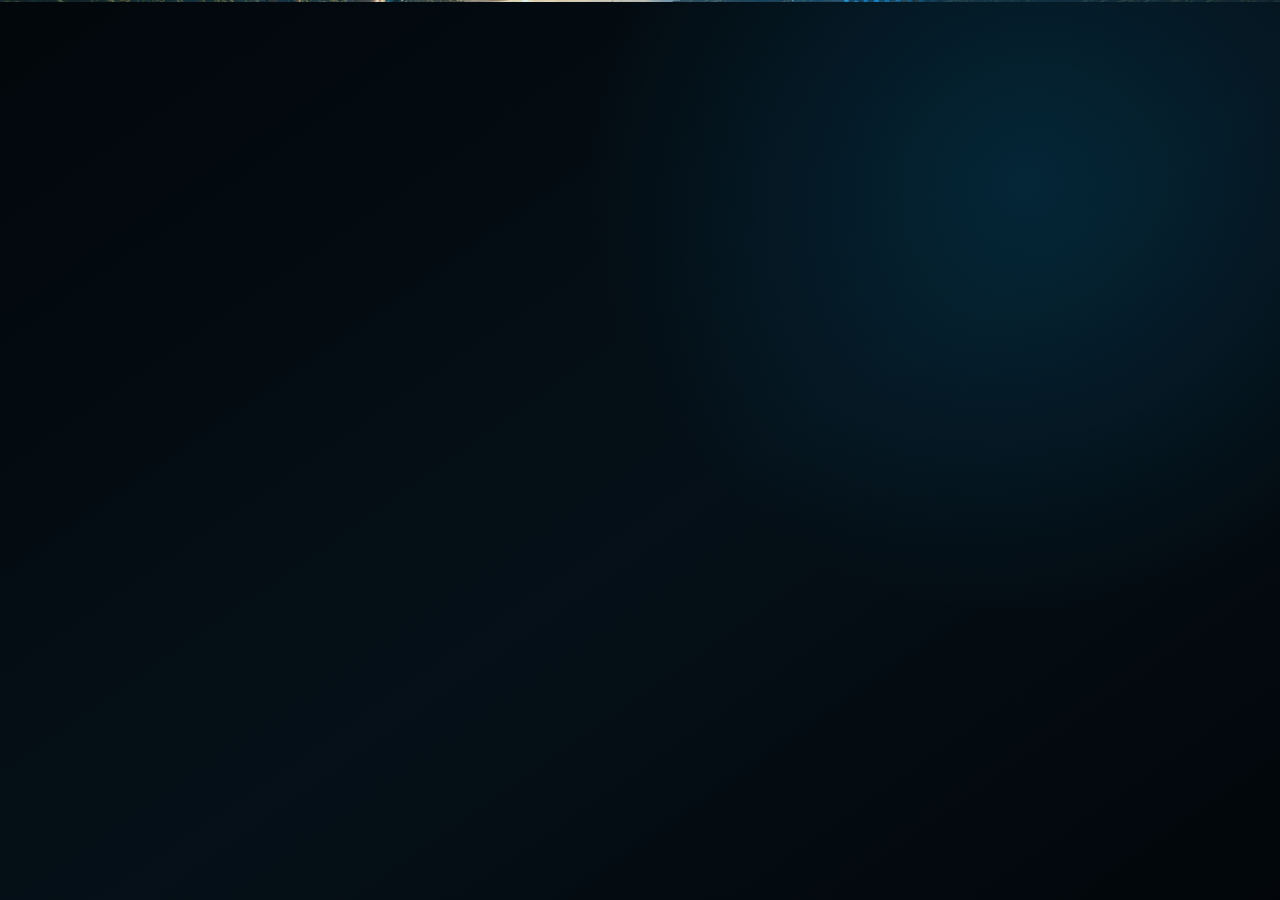
<file: index.html>
<!doctype html>
<html lang="zh-Hant">
<head>
  <meta charset="utf-8"/>
  <meta name="viewport" content="width=device-width,initial-scale=1"/>
  <title>EMS FTMS v16.55</title>
  <link rel="stylesheet" href="./style.css?v=16.55-627b64f1"/>
</head>
<body>
<div id="app" class="app">

  <!-- HOME -->
  <section class="page active" id="pageHome">
    <div class="top-row home-top">
      <div class="profile-card">
        <div class="avatar"></div>
        <div><b>User</b><span>Welcome back!</span></div>
      </div>
      <div class="home-icons">
        <button class="circle-btn">⌁<span>WiFi</span></button>
        <button id="connectBtn" class="circle-btn ble">⌁<span>BLE</span></button>
        <button id="uartBtn" class="circle-btn" data-page="uartTest">⚙<span>UART</span></button>
      </div>
      <div class="home-status-card" id="homeConnectionPanel">
        <div class="status-icon" id="homeConnectionIcon">i</div>
        <div><span id="homeConnectionTitle">Connection</span><b id="homeConnectionText">Tap BLE to connect</b></div>
      </div>
    </div>

    <div class="home-menu">
      <button class="mode-tile" data-page="freeRide"><span class="tile-icon">♙</span><b>FREE RIDE</b><small>自由訓練模式</small><em>›</em></button>
      <button class="mode-tile" data-page="erg"><span class="tile-icon">◎</span><b>ERG MODE</b><small>功率控制模式</small><em>›</em></button>
      <button class="mode-tile" data-page="testMode"><span class="tile-icon">▤</span><b>TEST MODE</b><small>測試模式</small><em>›</em></button>
    </div>
    <footer class="footer"><span>◷ 11:40</span><span>♨ 25°C</span><span>Ver. 16.55</span></footer>
  </section>

  <!-- UART TEST -->
  <section class="page" id="pageUartTest">
    <header><button class="back-btn" data-page="home">←</button><h1>UART TEST</h1><button class="profile-mini">PROFILE</button></header>
    <p class="uart-note">此頁面用於監視下控裝置送上來的 UART 資料，同時可手動開啟串口、調整參數與送出測試封包。選單切換會直接導到 UART TEST 頁面，設定可按「SAVE SETTINGS」儲存。</p>
    <div class="uart-config">
      <label>Baud Rate
        <select id="uartBaudRate"><option>9600</option><option selected>19200</option><option>38400</option><option>57600</option><option>115200</option><option>230400</option></select>
      </label>
      <label>Data Bits
        <select id="uartDataBits"><option>7</option><option selected>8</option></select>
      </label>
      <label>Parity
        <select id="uartParity"><option value="none" selected>NONE</option><option value="even">EVEN</option><option value="odd">ODD</option></select>
      </label>
      <label>Stop Bits
        <select id="uartStopBits"><option selected>1</option><option>2</option></select>
      </label>
    </div>
    <div class="uart-panel">
      <h3>UART Validation</h3>
      <div class="uart-row">
        <button id="openSerialBtn">OPEN UART PORT</button>
        <button id="closeSerialBtn">CLOSE UART PORT</button>
        <button id="sendUartPortBtn">SEND TEST PACKET</button>
        <button id="saveUartSettingsBtn">SAVE SETTINGS</button>
        <button id="openTestBenchBtn">ENGINEERING TEST BENCH</button>
      </div>
      <div class="uart-status">
        <span>Status:<b id="uartPortStatus">idle</b></span>
        <span>Last TX:<b id="uartLastTx">--</b></span>
        <span>Last RX:<b id="uartLastRx">--</b></span>
      </div>
      <pre id="serialLog" class="uart-log" aria-live="polite"></pre>
    </div>
    <footer class="footer"><span>◷ 11:40</span><span>♨ 25°C</span><span>Ver. 16.55</span></footer>
  </section>

  <!-- FREE RIDE -->
  <section class="page" id="pageFreeRide">
    <header><button class="back-btn" data-page="home">←</button><h1>FREE RIDE</h1><button class="profile-mini">PROFILE</button></header>
    <div class="metric-row four">
      <div class="metric"><i>◴</i><label>RPM</label><b id="freeRpmView">--</b><small>rpm</small></div>
      <div class="metric"><i>ϟ</i><label>WATT</label><b id="freeWattView">--</b><small>watt</small></div>
      <div class="metric"><i>◷</i><label>TIME</label><b id="freeTimeView">00:00</b><small>min:sec</small></div>
      <div class="metric"><i>⌁</i><label>DISTANCE</label><b id="freeDistanceView">0.00</b><small>km</small></div>
    </div>

    <div class="adjust-panel">
      <button id="kpMinus" class="adjust-btn">−</button>
      <div class="bar left-bars"><span></span><span></span><span></span><span></span><span></span><span></span><span></span><span></span></div>
      <div class="center-value"><label>RESISTANCE LEVEL</label><b id="kpMirror">5.0 <em>KP</em></b><small>(0.1 KP STEP)</small></div>
      <div class="bar right-bars"><span></span><span></span><span></span><span></span><span></span><span></span><span></span><span></span></div>
      <button id="kpPlus" class="adjust-btn">＋</button>
    </div>

    <div class="action-row small-action">
      <button id="sendKpBtn" class="primary-action">↪ ENTER</button>
      <button id="stopOutputBtn" class="stop-action">✋ STOP</button>
    </div>
  </section>

  <!-- ERG -->
  <section class="page" id="pageErg">
    <header><button class="back-btn" data-page="home">←</button><h1>ERG MODE</h1><button class="profile-mini">PROFILE</button></header>
    <div class="metric-row five">
      <div class="metric"><i>◴</i><label>RPM</label><b id="ergRpmView">--</b><small>rpm</small></div>
      <div class="metric"><i>◷</i><label>TIME</label><b id="ergTimeView">--:--</b><small>min:sec</small></div>
      <div class="metric"><i>⌁</i><label>DISTANCE</label><b id="ergDistanceView">--.--</b><small>km</small></div>
      <div class="metric"><i>ϟ</i><label>WATT</label><b id="ergWattView">--</b><small>watt</small></div>
      <div class="metric target"><label>TARGET WATT</label><b id="ergTargetView">100</b><small>watt</small></div>
    </div>

    <div class="adjust-panel target-watt-panel">
      <button id="wMinus" class="adjust-btn">−</button>
      <div class="bar left-bars"><span></span><span></span><span></span><span></span><span></span><span></span><span></span><span></span></div>
      <div class="center-value"><label>TARGET WATT</label><b id="targetWattMirror">100 <em>watt</em></b><small>(5 W STEP)</small></div>
      <div class="bar right-bars"><span></span><span></span><span></span><span></span><span></span><span></span><span></span><span></span></div>
      <button id="wPlus" class="adjust-btn">＋</button>
    </div>

    <div class="action-row small-action">
      <button id="sendWattBtn" class="primary-action">↪ ENTER</button>
      <button class="stop-action mirror-stop">✋ STOP</button>
    </div>
  </section>

  <!-- TEST MODE -->
  <section class="page" id="pageTestMode">
    <header><button class="back-btn" data-page="home">←</button><h1>TEST MODE</h1><button class="profile-mini">PROFILE</button></header>
    <div class="test-menu">
      <button data-page="threeStep"><span>3</span><b>3-STEP</b><small>無氧測試</small><em>›</em></button>
      <button data-page="wingate"><span>30</span><b>WINGATE</b><small>30秒測試</small><em>›</em></button>
      <button data-page="intermittent"><span>▥</span><b>INTERMITTENT</b><small>5秒 × 10回</small><em>›</em></button>
    </div>
    <footer class="footer"><span>◷ 11:40</span><span>♨ 25°C</span><span>Ver. 16.55</span></footer>
  </section>

  <!-- 3 STEP SETUP -->
  <section class="page" id="pageThreeStep">
    <header><button class="back-btn" data-page="testMode">←</button><h1>3-STEP TEST</h1><button class="profile-mini">PROFILE</button></header>
    <div class="stepper-line" id="threeStepIndicator"><div id="stepIndicator1" class="active"><b>1</b><span>STEP 1</span><small>Basic Information</small></div><div id="stepIndicator2"><b>2</b><span>STEP 2</span><small>Test Settings</small></div><div id="stepIndicator3"><b>3</b><span>STEP 3</span><small>Start Test</small></div></div>

    <div class="panel">
      <h2>BASIC INFORMATION</h2>
      <div class="info-grid">
        <div class="info-card"><label>GENDER</label><div class="gender-buttons"><button class="active" id="genderMale">♂ MALE</button><button id="genderFemale">♀ FEMALE</button></div></div>
        <div class="info-card"><label>WEIGHT</label><b id="bodyWeightMirror">70</b><small>kg</small><div class="mini-controls"><button class="weightMinus">−</button><button class="weightPlus">＋</button></div></div>
        <div class="info-card"><label>AGE</label><b id="ageMirror">25</b><small>years</small><div class="mini-controls"><button class="ageMinus">−</button><button class="agePlus">＋</button></div></div>
      </div>
    </div>

    <button id="start3Step" class="wide-start">ENTER</button>

    <div class="panel param-panel">
      <h2>INPUT TEST PARAMETERS</h2>
      <div class="param-grid">
        <div><label>KP</label><b id="stepParamKp">--</b><small>kp</small></div>
        <div><label>RPM</label><b id="stepParamRpm">--</b><small>rpm</small></div>
        <div><label>TIME</label><b id="stepParamTime">10</b><small>sec</small></div>
        <div><label>MAX RPM</label><b id="stepParamMaxRpm">--</b><small>rpm</small></div>
      </div>
    </div>
  </section>

  <!-- 3 STEP RESULT -->
  <section class="page" id="pageThreeStepResult">
    <header><button class="back-btn" data-page="testMode">←</button><h1>3-STEP TEST RESULT</h1><button class="profile-mini">PROFILE</button></header>
    <div class="result-hero">
      <div class="hero-icon">⌁</div>
      <div><label>MAX ANAEROBIC POWER</label><b id="threeStepMaxPower">-- <em>watt</em></b><small id="threeStepMaxPowerKp">Waiting for valid RPM data</small></div>
    </div>
    <div class="result-cards five" id="threeStepResultCards">
      <div><label>RESULT 1</label><b id="threeStepR1">--</b><small>rpm</small></div>
      <div><label>RESULT 2</label><b id="threeStepR2">--</b><small>rpm</small></div>
      <div><label>RESULT 3</label><b id="threeStepR3">--</b><small>rpm</small></div>
      <div><label>FORMULA</label><b id="threeStepFormula">--</b><small>rpm = a × kp + b</small></div>
      <div><label>STATUS</label><b id="threeStepCalcStatus">--</b><small>actual data only</small></div>
    </div>
    <div class="result-cards five" id="threeStepTrainingCards">
      <div><label>HIGH INTENSITY</label><b id="threeStepTrainHigh">--</b><small>kp（最大功率點 KP）</small></div>
      <div><label>HIGH INTENSITY ②</label><b id="threeStepTrainHigh2">--</b><small>kp（體重 × 0.125）</small></div>
      <div><label>MODERATE POWER</label><b id="threeStepTrainMid">--</b><small>kp（高強度 × 0.6）</small></div>
      <div><label>MODERATE POWER ②</label><b id="threeStepTrainMid2">--</b><small>kp（體重 × 0.077）</small></div>
      <div><label>BODY WEIGHT</label><b id="threeStepTrainWeight">--</b><small>kg</small></div>
    </div>
    <div class="chart-grid two">
      <div class="chart-card">
        <h2>RPM vs KP <small>(Regression Line)</small></h2>
        <svg id="threeStepRpmChart" viewBox="0 0 520 300" class="chart-svg">
          <text x="160" y="150">No valid RPM data</text>
          <text x="18" y="35">rpm</text><text x="480" y="275">kp</text>
        </svg>
      </div>
      <div class="chart-card">
        <h2>POWER CURVE</h2>
        <p>watt = kp × rpm × 1.026（1 kp = 9.8 N·m）<br>(Calculated every 0.1 kp, 0.0–13.0 kp)</p>
        <svg id="threeStepPowerChart" viewBox="0 0 520 300" class="chart-svg">
          <text x="160" y="150">No valid RPM data</text>
          <text x="18" y="35">watt</text><text x="480" y="275">kp</text>
        </svg>
      </div>
    </div>
  </section>

  <!-- WINGATE -->
  <section class="page" id="pageWingate">
    <header><button class="back-btn" data-page="testMode">←</button><h1>WINGATE TEST</h1><button class="profile-mini">PROFILE</button></header>
    <div class="panel wingate-setup">
      <div class="formula-row">
        <label>BODY WEIGHT:</label><input id="wingateWeight" value="70.0" inputmode="decimal"/><span>kg</span>
        <button id="startWingate" class="inline-start">START</button>
      </div>
      <div class="formula-row">
        <label>LOAD (kp):</label><b id="wingateLoad">5.3</b><span>kp</span>
        <small>= Body Weight × 7.5%<br>(calculated to 0.1 kp)</small>
      </div>
    </div>
    <div class="result-cards five">
      <div><label>LOAD (kp)</label><b id="wingateLoadCard">5.3</b><small>kp</small></div>
      <div><label>TEST TIME</label><b id="wingateTimeView">--</b><small>sec</small></div>
      <div><label>CURRENT RPM</label><b id="wingateRpmView">--</b><small>rpm</small></div>
      <div><label>CURRENT POWER</label><b id="wingateWattView">--</b><small>watt</small></div>
      <div class="orange"><label>STATUS</label><b id="wingateStateView">READY</b><small>30 sec</small></div>
    </div>
    <div class="note-panel">
      <span>• Test time = 30 sec all-out pedaling</span>
      <span>• Watt = 下控 est_watt（每秒平均）</span>
      <span>• Load = Body Weight × 7.5%</span>
    </div>
  </section>

  <!-- WINGATE RESULT -->
  <section class="page" id="pageWingateResult">
    <header><button class="back-btn" data-page="wingate">←</button><h1>WINGATE TEST RESULT</h1><button class="profile-mini">PROFILE</button></header>
    <div class="result-cards five">
      <div><label>LOAD (kp)</label><b id="wingateResultKp">--</b><small>kp</small></div>
      <div><label>VALID SAMPLES</label><b id="wingateSampleCount">--</b><small>sec</small></div>
      <div><label>PEAK POWER</label><b id="wingatePeakPower">--</b><small>watt</small></div>
      <div><label>AVERAGE POWER</label><b id="wingateAveragePower">--</b><small>watt</small></div>
      <div class="orange"><label>FATIGUE INDEX</label><b id="wingateFatigueIndex">--</b><small>%</small></div>
    </div>
    <div class="chart-card full">
      <h2>POWER OUTPUT (WATT) PER SECOND</h2>
      <svg id="wingatePowerChart" viewBox="0 0 1100 430" class="chart-svg wide">
        <text x="430" y="215">No valid RPM data</text>
        <text x="8" y="220" transform="rotate(-90 8,220)">POWER (WATT)</text><text x="520" y="405">SECONDS</text>
      </svg>
    </div>
  </section>

  <!-- INTERMITTENT TEST -->
  <section class="page" id="pageIntermittent">
    <header><button class="back-btn" data-page="testMode">←</button><h1>INTERMITTENT TEST</h1><button class="profile-mini">PROFILE</button></header>
    <div class="panel wingate-setup intermittent-setup">
      <div class="formula-row">
        <label>BODY WEIGHT:</label><input id="interWeight" value="70.0" inputmode="decimal"/><span>kg</span>
        <button id="startIntermittent" class="inline-start">START</button>
      </div>
      <div class="formula-row">
        <label>LOAD (KP):</label><b id="interKp">5.3</b><span>kp</span>
        <small>= Body Weight × 7.5%<br>Work 5 sec + Rest 20 sec × 10 rounds</small>
      </div>
    </div>
    <div class="metric-row five intermittent-live">
      <div class="metric"><label>ROUND</label><b id="interRoundView">--</b><small>/ 10</small></div>
      <div class="metric"><label>PHASE</label><b id="interPhaseView">READY</b><small>WORK / REST</small></div>
      <div class="metric"><label>TIME</label><b id="interTimeView">--</b><small>sec</small></div>
      <div class="metric"><label>RPM</label><b id="interRpmView">--</b><small>rpm</small></div>
      <div class="metric target"><label>WATT</label><b id="interWattView">--</b><small>watt</small></div>
    </div>
    <div class="round-row">
      <div><label>WORK</label><b>5</b><span>sec</span></div>
      <div><label>REST</label><b>20</b><span>sec</span></div>
    </div>
    <div class="data-table">
      <h2>DATA <small>(Average during each 5 sec sprint only)</small></h2>
      <table><thead><tr><th>ROUND</th><th>KP</th><th>AVG RPM</th><th>AVG WATT</th><th>SAMPLES</th></tr></thead>
      <tbody id="interDataBody">
        <tr><td>1</td><td>--</td><td>--</td><td>--</td><td>--</td></tr>
        <tr><td>2</td><td>--</td><td>--</td><td>--</td><td>--</td></tr>
        <tr><td>3</td><td>--</td><td>--</td><td>--</td><td>--</td></tr>
        <tr><td>4</td><td>--</td><td>--</td><td>--</td><td>--</td></tr>
        <tr><td>5</td><td>--</td><td>--</td><td>--</td><td>--</td></tr>
        <tr><td>6</td><td>--</td><td>--</td><td>--</td><td>--</td></tr>
        <tr><td>7</td><td>--</td><td>--</td><td>--</td><td>--</td></tr>
        <tr><td>8</td><td>--</td><td>--</td><td>--</td><td>--</td></tr>
        <tr><td>9</td><td>--</td><td>--</td><td>--</td><td>--</td></tr>
        <tr><td>10</td><td>--</td><td>--</td><td>--</td><td>--</td></tr>
      </tbody></table>
    </div>
  </section>

  <!-- INTERMITTENT RESULT -->
  <section class="page" id="pageIntermittentResult">
    <header><button class="back-btn" data-page="intermittent">←</button><h1>INTERMITTENT TEST RESULT</h1><button class="profile-mini">PROFILE</button></header>
    <div class="summary-row">
      <div><label>PEAK POWER</label><b id="interPeakPower">--</b><small>WATT</small></div>
      <div><label>AVERAGE POWER</label><b id="interAveragePower">--</b><small>WATT</small></div>
      <div class="orange"><label>FATIGUE INDEX</label><b id="interFatigueIndex">--</b><small>% (Peak − Final) / Peak</small></div>
      <div><label>MAX RPM</label><b id="interMaxRpm">--</b><small>rpm</small></div>
      <div><label>TOTAL WORK</label><b id="interTotalWork">--</b><small>kJ（WORK only，暫定）</small></div>
    </div>
    <div class="chart-card full intermittent-result-chart">
      <h2>POWER OUTPUT PER ROUND <small>LOAD <span id="interResultKp">--</span> kp · <span id="interResultStatus">--</span></small></h2>
      <div class="bar-chart" id="interBarChart">
        <div style="--h:0"><b>--</b><span>1</span></div><div style="--h:0"><b>--</b><span>2</span></div>
        <div style="--h:0"><b>--</b><span>3</span></div><div style="--h:0"><b>--</b><span>4</span></div>
        <div style="--h:0"><b>--</b><span>5</span></div><div style="--h:0"><b>--</b><span>6</span></div>
        <div style="--h:0"><b>--</b><span>7</span></div><div style="--h:0"><b>--</b><span>8</span></div>
        <div style="--h:0"><b>--</b><span>9</span></div><div style="--h:0"><b>--</b><span>10</span></div>
      </div>
      <p class="axis">Y-axis: Average Power (WATT) / X-axis: Round</p>
    </div>
  </section>

  <!-- Required hidden app.js source/control elements. Do not remove. -->
  <section class="source-hidden" aria-hidden="true">
    <div id="status">Ready.</div>
    <b id="deviceName">--</b>
    <b id="controlStatus">--</b>
    <b id="correctedRpm">--</b>
    <b id="wattText">--</b>
    <!-- UART / Serial controls for validation -->
    <b id="phase">--</b>
    <b id="timer">--</b>
    <b id="armedStatus">NO</b>
    <b id="modeStatus">--</b>
    <b id="rawRpm">--</b>
    <b id="rawHex">--</b>
    <b id="flagsText">--</b>
    <b id="speedText">--</b>
    <b id="cadenceText">--</b>
    <b id="resistanceText">--</b>
    <b id="powerText">--</b>
    <button id="disconnectBtn">disconnect</button>
    <button id="stopTest">stop test</button>
    <button id="kpModeBtn">KP</button>
    <button id="ergModeBtn">ERG</button>
    <div id="kpPanel"></div>
    <div id="ergPanel" class="hidden"></div>
    <input id="targetKp" type="number" value="5.0" step="0.1" min="0.1" max="14"/>
    <input id="targetWatt" type="number" value="100" step="5"/>
    <b id="threeStepState">READY</b>
    <pre id="log"></pre>
  </section>
</div>

<script src="./uart.js?v=16.55-eebccf28"></script>
<script src="./uart_session.js?v=16.55-8f924308"></script>
<script src="./app.js?v=16.55-0163d48e"></script>
<script src="./ui.js?v=16.55-0d6eb5d3"></script>
<script>
  (function(){
    function pad(n){return String(n).padStart(2,'0');}
    function updateFooterTime(){
      const now=new Date();
      const t=pad(now.getHours())+':'+pad(now.getMinutes());
      document.querySelectorAll('footer.footer').forEach(f=>{
        const spans=f.querySelectorAll('span');
        if(spans.length) spans[0].textContent='◷ '+t;
      });
    }
    function updateFooterVersion(){
      const v = (typeof APP_VERSION !== 'undefined') ? APP_VERSION : (new URLSearchParams(location.search).get('v') || 'v?');
      const disp = 'Ver. ' + String(v).replace(/^v/,'');
      document.querySelectorAll('footer.footer').forEach(f=>{
        const spans=f.querySelectorAll('span');
        if(spans.length>=3) spans[2].textContent=disp; else if(spans.length) spans[spans.length-1].textContent=disp;
      });
    }
    updateFooterTime(); updateFooterVersion();
    setInterval(updateFooterTime,15*1000);
  })();
</script>
</body>
</html>
</file>
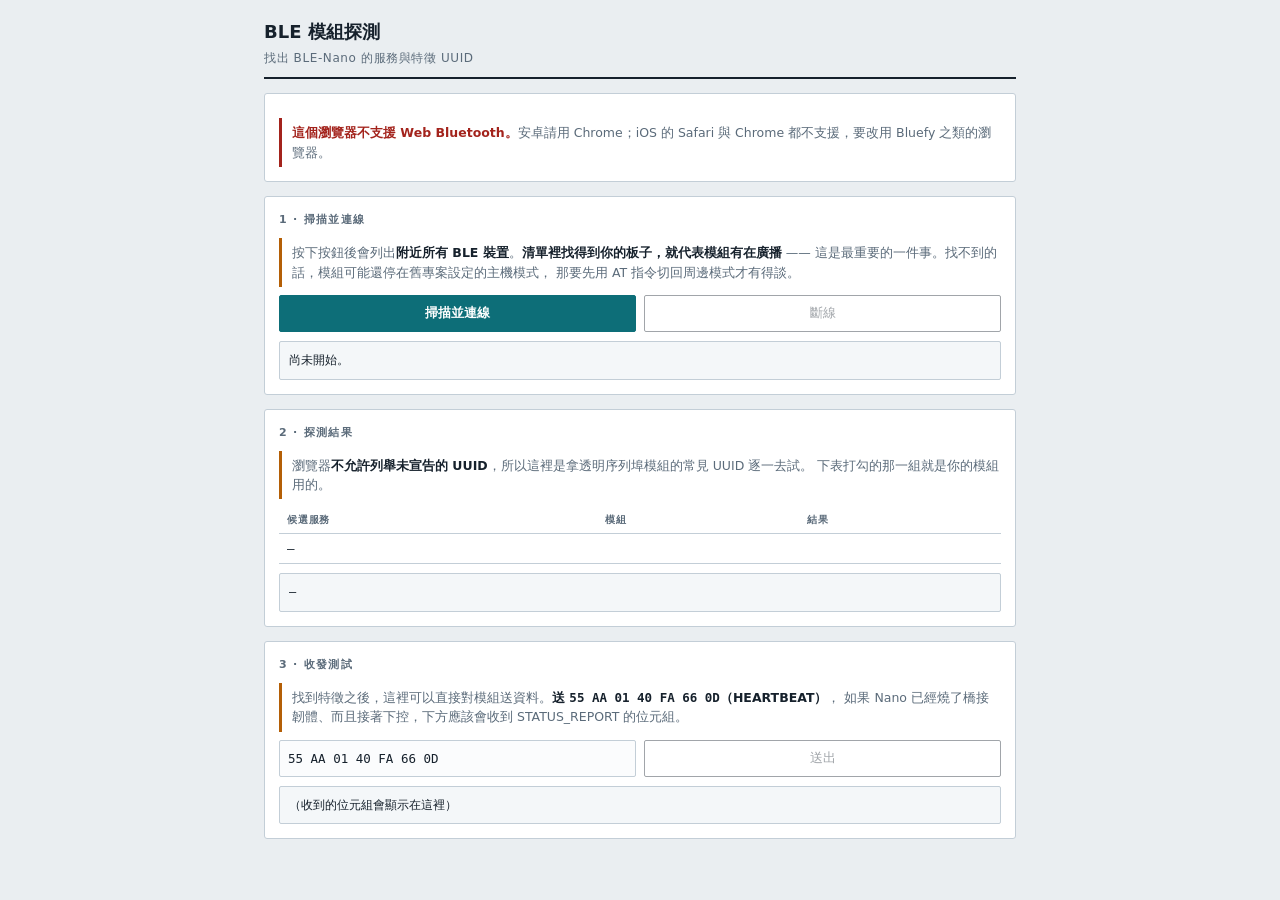
<file: ble_probe.html>
<!doctype html>
<html lang="zh-Hant">
<head>
<meta charset="utf-8" />
<meta name="viewport" content="width=device-width,initial-scale=1" />
<title>BLE 模組探測 — EMS Bike</title>
<style>
  :root{
    --paper:#eaeef1; --panel:#fff; --rule:#c3ced7; --ink:#16212c; --ink-soft:#5b6b7a;
    --signal:#0d6e78; --live:#b45f06; --fault:#a3231c;
    --mono:ui-monospace,"Cascadia Mono",Consolas,monospace;
    --sans:system-ui,-apple-system,"Segoe UI","Noto Sans TC",sans-serif;
  }
  *{box-sizing:border-box}
  body{margin:0;background:var(--paper);color:var(--ink);font-family:var(--sans);font-size:14px;line-height:1.55}
  .wrap{max-width:780px;margin:0 auto;padding:18px 14px 48px}
  header{border-bottom:2px solid var(--ink);padding-bottom:10px;margin-bottom:14px}
  h1{font-size:18px;margin:0}
  h1 small{display:block;font-weight:400;font-size:12px;color:var(--ink-soft);letter-spacing:.05em;margin-top:3px}
  .panel{background:var(--panel);border:1px solid var(--rule);border-radius:3px;padding:14px;margin-top:14px}
  h2{font-size:11px;letter-spacing:.12em;text-transform:uppercase;color:var(--ink-soft);margin:0 0 9px;font-weight:600}
  .row{display:flex;gap:8px;flex-wrap:wrap;margin-top:8px}
  .row>*{flex:1 1 130px}
  button{padding:9px 11px;border:1px solid var(--ink);border-radius:2px;background:var(--panel);
         color:var(--ink);font-family:var(--mono);font-size:12.5px;cursor:pointer}
  button:hover:not(:disabled){background:var(--ink);color:var(--panel)}
  button:disabled{opacity:.4;cursor:not-allowed}
  button.primary{background:var(--signal);border-color:var(--signal);color:#fff;font-weight:600}
  button.primary:hover:not(:disabled){background:#0a565e}
  input{width:100%;padding:8px;border:1px solid var(--rule);border-radius:2px;background:#fbfcfd;
        font-family:var(--mono);font-size:12.5px;color:var(--ink)}
  pre{font-family:var(--mono);font-size:12px;background:#f4f7f9;border:1px solid var(--rule);border-radius:2px;
      padding:9px;margin:9px 0 0;max-height:300px;overflow:auto;white-space:pre-wrap;word-break:break-all}
  .note{font-size:12.5px;color:var(--ink-soft);border-left:3px solid var(--live);padding:5px 0 5px 10px;margin:10px 0 0}
  .note b{color:var(--ink)}
  .bad{border-left-color:var(--fault)}
  .bad b{color:var(--fault)}
  .ok{color:var(--signal);font-weight:600}
  .no{color:var(--fault)}
  table{border-collapse:collapse;width:100%;font-size:12.5px;margin-top:8px}
  th,td{text-align:left;padding:5px 8px;border-bottom:1px solid var(--rule)}
  th{font-size:10px;letter-spacing:.08em;text-transform:uppercase;color:var(--ink-soft)}
  td{font-family:var(--mono);word-break:break-all}
</style>
</head>
<body>
<div class="wrap">

<header>
  <h1>BLE 模組探測<small>找出 BLE-Nano 的服務與特徵 UUID</small></h1>
</header>

<div id="ctxWarn"></div>

<section class="panel">
  <h2>1 · 掃描並連線</h2>
  <p class="note">
    按下按鈕後會列出<b>附近所有 BLE 裝置</b>。<b>清單裡找得到你的板子，就代表模組有在廣播</b> ——
    這是最重要的一件事。找不到的話，模組可能還停在舊專案設定的主機模式，
    那要先用 AT 指令切回周邊模式才有得談。
  </p>
  <div class="row">
    <button class="primary" id="scanBtn">掃描並連線</button>
    <button id="dcBtn" disabled>斷線</button>
  </div>
  <pre id="log">尚未開始。</pre>
</section>

<section class="panel">
  <h2>2 · 探測結果</h2>
  <p class="note">
    瀏覽器<b>不允許列舉未宣告的 UUID</b>，所以這裡是拿透明序列埠模組的常見 UUID 逐一去試。
    下表打勾的那一組就是你的模組用的。
  </p>
  <table id="resTbl">
    <thead><tr><th>候選服務</th><th>模組</th><th>結果</th></tr></thead>
    <tbody id="resBody"><tr><td colspan="3">—</td></tr></tbody>
  </table>
  <pre id="detail">—</pre>
</section>

<section class="panel">
  <h2>3 · 收發測試</h2>
  <p class="note">
    找到特徵之後，這裡可以直接對模組送資料。<b>送 <code>55 AA 01 40 FA 66 0D</code>（HEARTBEAT）</b>，
    如果 Nano 已經燒了橋接韌體、而且接著下控，下方應該會收到 STATUS_REPORT 的位元組。
  </p>
  <div class="row" style="margin-bottom:0">
    <input id="txHex" value="55 AA 01 40 FA 66 0D" aria-label="要送出的 hex" />
    <button id="sendBtn" disabled>送出</button>
  </div>
  <pre id="rx">（收到的位元組會顯示在這裡）</pre>
</section>

<script>
/* 透明序列埠 BLE 模組的常見 UUID。
   瀏覽器規定 optionalServices 必須事先宣告，連上去之後不能自由列舉，
   所以只能用候選清單逐一嘗試 —— 這幾組涵蓋市面上絕大多數模組。 */
const CANDIDATES=[
  {svc:'0000ffe0-0000-1000-8000-00805f9b34fb', name:'FFE0', vendor:'HM-10 / CC254x / AT-09 / JDY（最常見）'},
  {svc:'0000fff0-0000-1000-8000-00805f9b34fb', name:'FFF0', vendor:'部分國產模組'},
  {svc:'6e400001-b5a3-f393-e0a9-e50e24dcca9e', name:'NUS',  vendor:'Nordic UART Service（nRF 系列）'},
  {svc:'49535343-fe7d-4ae5-8fa9-9fafd205e455', name:'ISSC', vendor:'Microchip / ISSC（RN4870、BM70）'},
  {svc:'0000ffe5-0000-1000-8000-00805f9b34fb', name:'FFE5', vendor:'部分模組的獨立寫入服務'}
];

const $=id=>document.getElementById(id);
let device=null, server=null, notifyChar=null, writeChar=null;

function log(s){ const el=$('log'); el.textContent+=(el.textContent==='尚未開始。'?'':'\n')+s; el.scrollTop=el.scrollHeight; }
const hex=b=>Array.from(b).map(x=>x.toString(16).padStart(2,'0')).join(' ');

/* Web Bluetooth 需要安全來源。localhost 算安全，區網 http:// 不算 —— 這是最常見的卡關點 */
(function checkCtx(){
  const box=$('ctxWarn');
  if(!('bluetooth' in navigator)){
    box.innerHTML='<div class="panel"><p class="note bad"><b>這個瀏覽器不支援 Web Bluetooth。</b>'+
      '安卓請用 Chrome；iOS 的 Safari 與 Chrome 都不支援，要改用 Bluefy 之類的瀏覽器。</p></div>';
  }else if(!window.isSecureContext){
    box.innerHTML='<div class="panel"><p class="note bad"><b>目前不是安全來源，Web Bluetooth 會被擋掉。</b>'+
      '請改用 <code>https://</code>，或在本機用 <code>http://localhost:8000</code> 開啟'+
      '（localhost 算安全來源，區網 IP 的 http:// 不算）。</p></div>';
  }
})();

async function probe(){
  const body=$('resBody'); body.innerHTML='';
  let found=0;
  for(const c of CANDIDATES){
    const tr=document.createElement('tr');
    let cell='<span class="no">無</span>';
    try{
      const s=await server.getPrimaryService(c.svc);
      const chars=await s.getCharacteristics();
      cell='<span class="ok">找到，'+chars.length+' 個特徵</span>';
      found++;
      let txt='服務 '+c.name+'  '+c.svc+'\n';
      for(const ch of chars){
        const p=ch.properties;
        const flags=['notify','indicate','write','writeWithoutResponse','read']
          .filter(k=>p[k]).join(' / ') || '（無）';
        txt+='  特徵 '+ch.uuid+'\n        '+flags+'\n';
        /* 能通知的拿來收，能寫的拿來送；同一個特徵兩者皆可的情況很常見 */
        if((p.notify||p.indicate) && !notifyChar) notifyChar=ch;
        if((p.write||p.writeWithoutResponse) && !writeChar) writeChar=ch;
      }
      $('detail').textContent+=($('detail').textContent==='—'?'':'\n')+txt;
    }catch(e){ /* 這個候選不存在，正常 */ }
    tr.innerHTML='<td>'+c.name+'</td><td>'+c.vendor+'</td><td>'+cell+'</td>';
    body.appendChild(tr);
  }
  if(!found){
    $('detail').textContent='五組候選都沒有命中。\n\n'+
      '模組可能用了少見的自訂 UUID。這種情況就只能用手機的 nRF Connect 掃出實際值，\n'+
      '再把它加進本頁 CANDIDATES 清單。';
    log('探測完成：沒有命中任何候選 UUID。');
  }else{
    log('探測完成：命中 '+found+' 組。');
    if(notifyChar){
      await notifyChar.startNotifications();
      notifyChar.addEventListener('characteristicvaluechanged',e=>{
        const b=new Uint8Array(e.target.value.buffer);
        const el=$('rx');
        el.textContent=(el.textContent.startsWith('（')?'':el.textContent)+hex(b)+' ';
        el.scrollTop=el.scrollHeight;
      });
      log('已訂閱通知：'+notifyChar.uuid);
    }
    if(writeChar){ $('sendBtn').disabled=false; log('可寫入特徵：'+writeChar.uuid); }
  }
}

$('scanBtn').onclick=async()=>{
  try{
    $('detail').textContent='—'; notifyChar=writeChar=null;
    log('開啟裝置選擇器⋯⋯（清單裡有你的板子就代表它在廣播）');
    device=await navigator.bluetooth.requestDevice({
      acceptAllDevices:true,
      optionalServices:CANDIDATES.map(c=>c.svc)
    });
    log('已選擇：'+(device.name||'(無名稱)')+'  id='+device.id);
    device.addEventListener('gattserverdisconnected',()=>{
      log('已斷線。'); $('dcBtn').disabled=true; $('sendBtn').disabled=true;
    });
    server=await device.gatt.connect();
    log('GATT 已連線，開始逐一試候選 UUID⋯⋯');
    $('dcBtn').disabled=false;
    await probe();
  }catch(e){ log('失敗：'+e.message); }
};

$('dcBtn').onclick=()=>{ if(device&&device.gatt.connected) device.gatt.disconnect(); };

$('sendBtn').onclick=async()=>{
  if(!writeChar) return;
  const bytes=$('txHex').value.trim().split(/[\s,]+/).map(s=>parseInt(s,16));
  if(bytes.some(isNaN)){ log('hex 格式有誤。'); return }
  const buf=Uint8Array.from(bytes);
  try{
    /* 有些模組只支援 writeWithoutResponse，兩種都試 */
    if(writeChar.properties.write) await writeChar.writeValueWithResponse(buf);
    else await writeChar.writeValueWithoutResponse(buf);
    log('已送出 '+buf.length+' bytes：'+hex(buf));
  }catch(e){ log('送出失敗：'+e.message); }
};
</script>
</div>
</body>
</html>
</file>
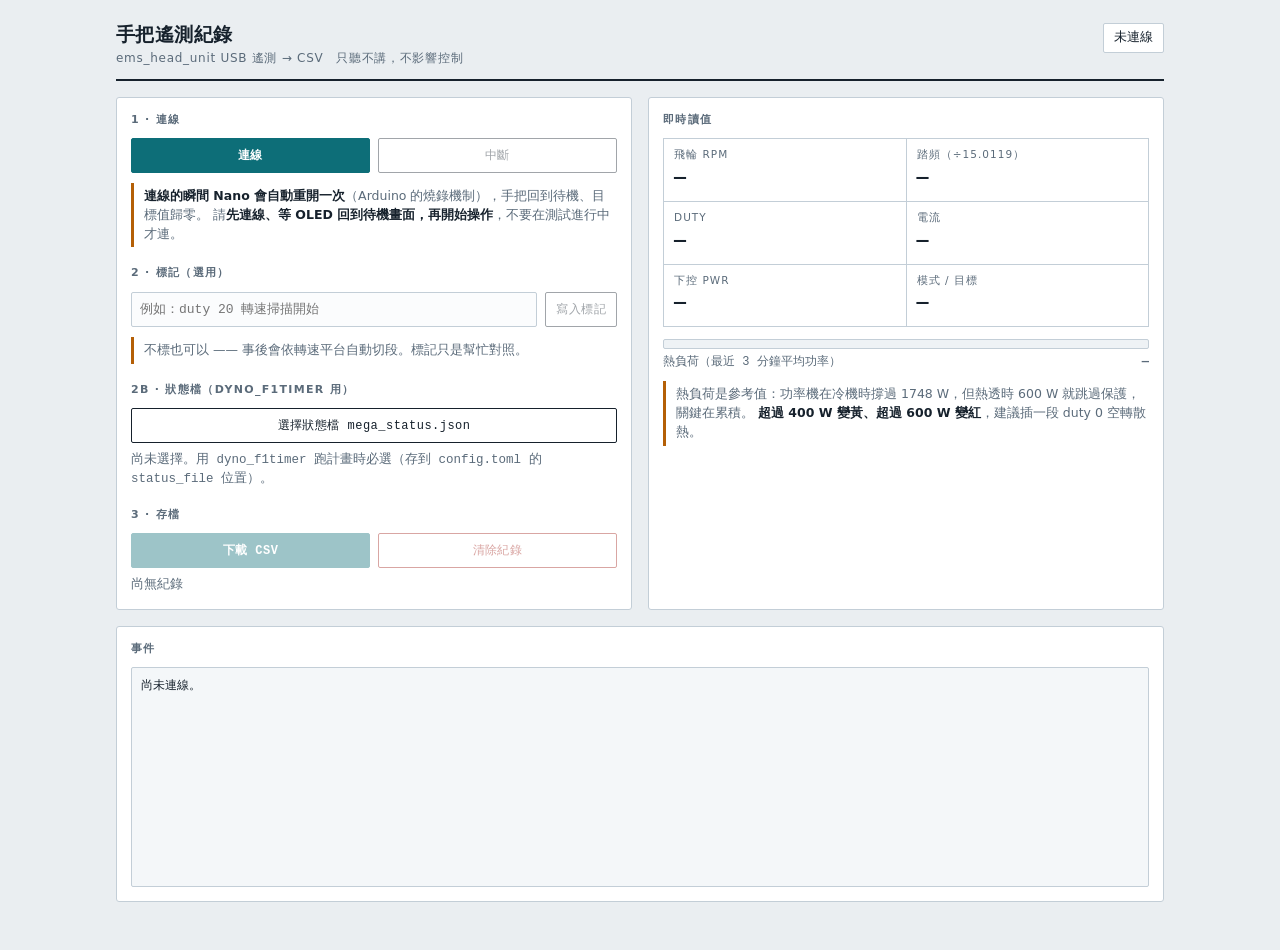
<file: head_unit_logger.html>
<!doctype html>
<html lang="zh-Hant">
<head>
<meta charset="utf-8" />
<meta name="viewport" content="width=device-width,initial-scale=1" />
<title>EMS Bike — 手把遙測紀錄</title>
<style>
  :root{
    --paper:#eaeef1; --panel:#fff; --rule:#c3ced7; --ink:#16212c; --ink-soft:#5b6b7a;
    --signal:#0d6e78; --live:#b45f06; --fault:#a3231c; --warn:#b8860b;
    --mono:ui-monospace,"SF Mono","JetBrains Mono","Cascadia Mono",Consolas,monospace;
    --sans:system-ui,-apple-system,"Segoe UI","Noto Sans TC",sans-serif;
  }
  *{box-sizing:border-box}
  body{margin:0;background:var(--paper);color:var(--ink);font-family:var(--sans);font-size:14px;line-height:1.5}
  .wrap{max-width:1080px;margin:0 auto;padding:20px 16px 48px}
  header{display:flex;flex-wrap:wrap;gap:12px;align-items:baseline;justify-content:space-between;padding-bottom:12px;border-bottom:2px solid var(--ink)}
  h1{font-size:19px;margin:0;letter-spacing:.02em}
  h1 small{display:block;font-weight:400;font-size:12px;color:var(--ink-soft);letter-spacing:.06em}
  .pill{border:1px solid var(--rule);background:var(--panel);border-radius:2px;padding:4px 10px;font-family:var(--mono);font-size:13px}
  .pill[data-live="1"]{border-color:var(--signal);color:var(--signal);font-weight:600}
  .pill[data-fault="1"]{border-color:var(--fault);color:var(--fault);font-weight:600}

  .grid{display:grid;grid-template-columns:minmax(0,1fr) minmax(0,1fr);gap:16px;margin-top:16px}
  @media(max-width:820px){.grid{grid-template-columns:1fr}}
  .panel{background:var(--panel);border:1px solid var(--rule);border-radius:3px;padding:14px}
  .panel h2{font-size:11px;letter-spacing:.12em;text-transform:uppercase;color:var(--ink-soft);margin:0 0 10px;font-weight:600}
  .note{font-size:12.5px;color:var(--ink-soft);border-left:3px solid var(--live);padding:4px 0 4px 10px;margin:10px 0 0}
  .note b{color:var(--ink)}
  .bad{border-left-color:var(--fault)} .bad b{color:var(--fault)}

  .row{display:flex;gap:8px;flex-wrap:wrap;margin-top:10px}
  .row>*{flex:1 1 120px}
  input{width:100%;padding:7px 8px;border:1px solid var(--rule);border-radius:2px;background:#fbfcfd;font-family:var(--mono);font-size:13px;color:var(--ink)}
  button{padding:8px 10px;border:1px solid var(--ink);border-radius:2px;background:var(--panel);color:var(--ink);font-family:var(--mono);font-size:12px;letter-spacing:.04em;cursor:pointer}
  button:hover:not(:disabled){background:var(--ink);color:var(--panel)}
  button:disabled{opacity:.4;cursor:not-allowed}
  button:focus-visible{outline:2px solid var(--signal);outline-offset:2px}
  button.primary{background:var(--signal);border-color:var(--signal);color:#fff;font-weight:600}
  button.primary:hover:not(:disabled){background:#0a565e}
  button.danger{border-color:var(--fault);color:var(--fault)}
  button.danger:hover:not(:disabled){background:var(--fault);color:#fff}

  .readout{display:grid;grid-template-columns:repeat(2,minmax(0,1fr));gap:1px;background:var(--rule);border:1px solid var(--rule)}
  .readout div{background:var(--panel);padding:8px 10px}
  .readout .k{display:block;font-size:10.5px;letter-spacing:.1em;text-transform:uppercase;color:var(--ink-soft)}
  .readout .v{display:block;font-family:var(--mono);font-size:20px;font-weight:600;font-variant-numeric:tabular-nums}

  .heat{margin-top:12px}
  .heat .bar{height:10px;background:#eef2f5;border:1px solid var(--rule);border-radius:2px;overflow:hidden}
  .heat .fill{height:100%;width:0;background:var(--signal);transition:width .3s}
  .heat[data-lv="1"] .fill{background:var(--warn)}
  .heat[data-lv="2"] .fill{background:var(--fault)}
  .heat .txt{display:flex;justify-content:space-between;font-family:var(--mono);font-size:12px;margin-top:4px;color:var(--ink-soft)}
  .heat[data-lv="2"] .txt b{color:var(--fault)}
  @media (prefers-reduced-motion:reduce){.heat .fill{transition:none}}

  pre{font-family:var(--mono);font-size:12px;background:#f4f7f9;border:1px solid var(--rule);border-radius:2px;
      padding:9px;margin:10px 0 0;height:220px;overflow:auto;white-space:pre-wrap;word-break:break-all}
  .stats{font-family:var(--mono);font-size:12.5px;color:var(--ink-soft);margin-top:8px}
</style>
</head>
<body>
<div class="wrap">

<header>
  <h1>手把遙測紀錄<small>ems_head_unit USB 遙測 → CSV　只聽不講，不影響控制</small></h1>
  <span class="pill" id="linkPill">未連線</span>
</header>

<div id="ctxWarn"></div>

<div class="grid">
  <section class="panel">
    <h2>1 · 連線</h2>
    <div class="row">
      <button class="primary" id="btnOpen">連線</button>
      <button id="btnClose" disabled>中斷</button>
    </div>
    <p class="note"><b>連線的瞬間 Nano 會自動重開一次</b>（Arduino 的燒錄機制），手把回到待機、目標值歸零。
      請<b>先連線、等 OLED 回到待機畫面，再開始操作</b>，不要在測試進行中才連。</p>

    <h2 style="margin-top:18px">2 · 標記（選用）</h2>
    <div class="row">
      <input id="markText" placeholder="例如：duty 20 轉速掃描開始" />
      <button id="btnMark" disabled style="flex:0 0 auto">寫入標記</button>
    </div>
    <p class="note">不標也可以 —— 事後會依轉速平台自動切段。標記只是幫忙對照。</p>

    <h2 style="margin-top:18px">2b · 狀態檔（dyno_f1timer 用）</h2>
    <div class="row">
      <button id="btnStatus">選擇狀態檔 mega_status.json</button>
    </div>
    <div class="stats" id="statusInfo">尚未選擇。用 dyno_f1timer 跑計畫時必選（存到 config.toml 的 status_file 位置）。</div>
    <div id="statusErr"></div>

    <h2 style="margin-top:18px">3 · 存檔</h2>
    <div class="row">
      <button class="primary" id="btnSave" disabled>下載 CSV</button>
      <button class="danger" id="btnClear" disabled>清除紀錄</button>
    </div>
    <div class="stats" id="stats">尚無紀錄</div>
    <div id="restore"></div>
  </section>

  <section class="panel">
    <h2>即時讀值</h2>
    <div class="readout">
      <div><span class="k">飛輪 RPM</span><span class="v" id="vRpm">—</span></div>
      <div><span class="k">踏頻（÷15.0119）</span><span class="v" id="vCad">—</span></div>
      <div><span class="k">DUTY</span><span class="v" id="vDuty">—</span></div>
      <div><span class="k">電流</span><span class="v" id="vMa">—</span></div>
      <div><span class="k">下控 PWR</span><span class="v" id="vPwr">—</span></div>
      <div><span class="k">模式 / 目標</span><span class="v" id="vMode">—</span></div>
    </div>
    <div class="heat" id="heat">
      <div class="bar"><div class="fill" id="heatFill"></div></div>
      <div class="txt"><span>熱負荷（最近 3 分鐘平均功率）</span><b id="heatVal">—</b></div>
    </div>
    <p class="note">熱負荷是參考值：功率機在冷機時撐過 1748 W，但熱透時 600 W 就跳過保護，關鍵在累積。
      <b>超過 400 W 變黃、超過 600 W 變紅</b>，建議插一段 duty 0 空轉散熱。</p>
  </section>
</div>

<section class="panel" style="margin-top:16px">
  <h2>事件</h2>
  <pre id="log">尚未連線。</pre>
</section>

</div>

<script>
/* 速比由齒數決定：52/16 × 97/21 = 1261/84。與 app.js 的 FLYWHEEL_RATIO 同一個數，改的話兩邊一起改。 */
const RATIO = 15.0119;
const MODE_NAME = ['KP', 'ERG', 'DUTY'];
const HEAT_WINDOW_MS = 180000;
const HEAT_WARN = 400, HEAT_HOT = 600;
const STORE_KEY = 'headUnitLogger.rows';

const $ = id => document.getElementById(id);
let port = null, reader = null, readableClosed = null;
let rows = [];              // CSV 資料列（不含表頭）
let heatBuf = [];           // [時間戳, 功率]
let lastStatusAt = 0;
let saveTimer = null;

const HEADER = 'pc_time,pc_epoch_ms,type,nano_ms,flywheel_rpm,cadence,pwr_w,current_ma,'
             + 'duty_pct,tgt_reported,target_local,mode,flags,err,link,vin_v,note,'
             + 'plan,grp,seg,rest,hold,seq,step,sel';   // FW 0.11M 起追加（舊 FW 這 8 欄留空）
/* 0.12M：計畫編號（遙測 plan / sel 欄）→ 名字。要與 Mega .ino 的 PLANS[] 順序、dyno_f1timer.py 的 PLAN_IDS 同步 */
const PLAN_NAME = ['', '60A1', '60A2', '60B', 'CMP1', 'CMP2', 'C90A', 'C90B', 'C120'];   // 0.13M 加 C90A / C90B，0.14M 加 C120
const NO_PLAN = ['', '', '', '', '', '', '', ''];

function log(s) {
  const el = $('log');
  if (el.textContent === '尚未連線。') el.textContent = '';
  el.textContent += `[${fmtTime(new Date())}] ${s}\n`;
  el.scrollTop = el.scrollHeight;
}
const pad = (n, w = 2) => String(n).padStart(w, '0');
/* 本地時間到毫秒：功率機軟體記的是本地時間，兩邊在同一台電腦上才對得起來 */
function fmtTime(d) {
  return `${d.getFullYear()}-${pad(d.getMonth()+1)}-${pad(d.getDate())} `
       + `${pad(d.getHours())}:${pad(d.getMinutes())}:${pad(d.getSeconds())}.${pad(d.getMilliseconds(), 3)}`;
}
const csvText = s => '"' + String(s).replace(/"/g, '""') + '"';

function push(fields) {
  const d = new Date();
  rows.push([fmtTime(d), d.getTime(), ...fields].join(','));
  paintStats();
}

/* 序列埠偶爾掉位元組、兩行黏成一行（欄數變多、數字錯位，例如 plan=300）。
   S 行只收欄數剛好、每欄都是數字、plan / sel 在已知範圍內的；其他丟掉，不寫 CSV、不進狀態檔。 */
let badLines = 0;
function sLineOk(p) {
  if (p.length !== 13 && p.length !== 20 && p.length !== 21) return false;
  for (let i = 1; i < p.length; i++) if (p[i].trim() === '' || !Number.isFinite(Number(p[i]))) return false;
  const okPlan = i => p.length <= i || (Number.isInteger(Number(p[i])) && Number(p[i]) >= 0 && Number(p[i]) < PLAN_NAME.length);
  return okPlan(13) && okPlan(20);
}

function handleLine(line) {
  const p = line.split(',');
  if (p[0] === 'S' && !sLineOk(p)) { badLines++; return; }
  if (p[0] === 'S' && p.length >= 13) {
    const [, ms, rpm, watt, ma, dx10, tgt, target, mode, flags, err, link, vinMv] = p.map(Number);
    const cad = rpm / RATIO;
    /* FW 0.11M：第 14～20 欄 plan,grp,seg,rest,hold,seq,step；plan 存名字（0.12M：60A1/60A2/60B/CMP1/CMP2），0 = 空白 */
    const pl = p.length >= 20
      ? [PLAN_NAME[Number(p[13])] ?? p[13], ...p.slice(14, 20).map(x => x.trim()),
         p.length >= 21 ? (PLAN_NAME[Number(p[20])] ?? p[20]) : '']
      : NO_PLAN;
    statusOnS(p);
    statusKick();
    push(['S', ms, rpm, cad.toFixed(2), watt, ma, (dx10/10).toFixed(1), tgt, target,
          MODE_NAME[mode] ?? mode, flags, err, link, (vinMv/1000).toFixed(2), '', ...pl]);
    paint({ rpm, cad, watt, ma, dx10, tgt, mode, link });
    heatAdd(watt);
    lastStatusAt = Date.now();
  } else if (p[0] === 'E' && p.length >= 3) {
    const msg = p.slice(2).join(',');
    push(['E', p[1], '', '', '', '', '', '', '', '', '', '', '', '', csvText(msg), ...NO_PLAN]);
    statusOnE(Number(p[1]), msg);
    log('手把：' + msg);
  } else if (p[0] === 'R' && p.length >= 3) {
    push(['R', p[1], p[2], (Number(p[2])/RATIO).toFixed(2), '', '', '', '', '', '', '', '', '', '', '', ...NO_PLAN]);
  }
  /* 其他（開機雜訊、半行）直接略過 */
}

function paint(s) {
  $('vRpm').textContent = s.rpm;
  $('vCad').textContent = s.cad.toFixed(1);
  $('vDuty').textContent = (s.dx10/10).toFixed(1) + ' %';
  $('vMa').textContent = s.ma + ' mA';
  $('vPwr').textContent = s.watt + ' W';
  const mn = MODE_NAME[s.mode] ?? s.mode;
  $('vMode').textContent = mn === 'DUTY' ? `${mn} ${(s.tgt/10).toFixed(1)}%`
                         : mn === 'KP'   ? `${mn} ${(s.tgt/10).toFixed(1)}`
                         : `${mn} ${s.tgt} W`;
  const pill = $('linkPill');
  pill.textContent = s.link ? '連線中 · 下控回報正常' : '連線中 · 下控 LINK LOST';
  pill.dataset.live = s.link ? '1' : '0';
  pill.dataset.fault = s.link ? '0' : '1';
}

function heatAdd(w) {
  const now = Date.now();
  heatBuf.push([now, w]);
  while (heatBuf.length && now - heatBuf[0][0] > HEAT_WINDOW_MS) heatBuf.shift();
  const avg = heatBuf.reduce((a, x) => a + x[1], 0) / heatBuf.length;
  const span = (now - heatBuf[0][0]) / 1000;
  $('heatVal').textContent = `${avg.toFixed(0)} W` + (span < 170 ? `（累積 ${span.toFixed(0)} 秒）` : '');
  $('heatFill').style.width = Math.min(100, avg / 8) + '%';      // 800 W 滿格
  $('heat').dataset.lv = avg > HEAT_HOT ? '2' : avg > HEAT_WARN ? '1' : '0';
}

function paintStats() {
  const n = rows.length;
  if (!n) { $('stats').textContent = '尚無紀錄'; return; }
  const first = rows[0].split(',')[0], last = rows[n-1].split(',')[0];
  const nS = rows.filter(r => r.split(',')[2] === 'S').length;
  $('stats').textContent = `${n} 筆（遙測 ${nS}）　${first.slice(11, 19)} → ${last.slice(11, 19)}`
                         + (badLines ? `　丟掉黏行 ${badLines}` : '');
  $('btnSave').disabled = false;
  $('btnClear').disabled = false;
}

/* 每 10 秒備份到瀏覽器。分頁當掉或被關掉時，下次打開可以把資料救回來。 */
function backup() {
  try { localStorage.setItem(STORE_KEY, rows.join('\n')); }
  catch (e) { log('自動備份失敗（' + e.name + '），請盡快下載 CSV。'); }
}
function offerRestore() {
  let saved = null;
  try { saved = localStorage.getItem(STORE_KEY); } catch (e) { return; }
  if (!saved) return;
  const n = saved.split('\n').length;
  const box = $('restore');
  box.innerHTML = `<p class="note"><b>找到上次未清除的紀錄 ${n} 筆。</b></p>`
                + '<div class="row"><button id="btnRestoreDl">下載上次紀錄</button>'
                + '<button id="btnRestoreDrop" class="danger">丟棄</button></div>';
  $('btnRestoreDl').onclick = () => download(saved, '上次');
  $('btnRestoreDrop').onclick = () => {
    try { localStorage.removeItem(STORE_KEY); } catch (e) {}
    box.innerHTML = '';
  };
}

function download(body, tag) {
  const d = new Date();
  const name = `head_unit_${d.getFullYear()}${pad(d.getMonth()+1)}${pad(d.getDate())}_`
             + `${pad(d.getHours())}${pad(d.getMinutes())}${tag ? '_' + tag : ''}.csv`;
  /* 加 BOM，Excel 直接開中文才不會變亂碼 */
  const blob = new Blob(['﻿' + HEADER + '\n' + body + '\n'], { type: 'text/csv;charset=utf-8' });
  const a = document.createElement('a');
  a.href = URL.createObjectURL(blob); a.download = name; a.click();
  setTimeout(() => URL.revokeObjectURL(a.href), 1000);
  log('已下載 ' + name);
}

async function openPort() {
  if (!('serial' in navigator)) { log('這個瀏覽器沒有 Web Serial，請改用 Chrome 或 Edge。'); return; }
  let picked = null;
  try {
    picked = await navigator.serial.requestPort();
    /* bufferSize 預設只有 255 bytes（115200 下約 22 ms）：分頁在背景或正在寫狀態檔時來不及讀，
       位元組被丟掉、換行跟著掉 → 兩行黏成一行（2026-10-29 60B 小程式因此誤停）。開到 1 MB。 */
    await picked.open({ baudRate: 115200, bufferSize: 1 << 20 });
    port = picked;
    log('串口已開啟 @ 115200。Nano 正在重開，約 2 秒後開始收到資料。');
    $('btnOpen').disabled = true; $('btnClose').disabled = false; $('btnMark').disabled = false;
    $('linkPill').textContent = '連線中 · 等待資料'; $('linkPill').dataset.live = '0';
    saveTimer = setInterval(backup, 10000);
    readLoop();
  } catch (e) {
    if (e.name === 'NotFoundError') log('已取消選擇串口。');
    else log('開啟失敗：' + e.message + '（該埠可能正被 Arduino IDE 的序列埠監控視窗佔用）');
  }
}

async function readLoop() {
  const dec = new TextDecoderStream();
  readableClosed = port.readable.pipeTo(dec.writable).catch(() => {});
  reader = dec.readable.getReader();
  let buf = '';
  try {
    for (;;) {
      const { value, done } = await reader.read();
      if (done) break;
      buf += value;
      let i;
      while ((i = buf.indexOf('\n')) >= 0) {
        const line = buf.slice(0, i).replace(/\r$/, '');
        buf = buf.slice(i + 1);
        if (line) handleLine(line);
      }
    }
  } catch (e) {
    log('讀取中斷：' + e.message + '（USB 被拔掉？）');
  }
}

async function closePort() {
  /* 每一步各自 try/catch，任一步失敗都不擋住後面的清理（同 uart_test.html 的教訓） */
  if (saveTimer) { clearInterval(saveTimer); saveTimer = null; }
  backup();
  if (reader) { try { await reader.cancel(); } catch (e) {} reader = null; }
  if (readableClosed) { try { await readableClosed; } catch (e) {} readableClosed = null; }
  if (port) { try { await port.close(); } catch (e) { log('關閉失敗：' + e.message); } port = null; }
  $('btnOpen').disabled = false; $('btnClose').disabled = true; $('btnMark').disabled = true;
  $('linkPill').textContent = '未連線'; $('linkPill').dataset.live = '0'; $('linkPill').dataset.fault = '0';
  log('已中斷。紀錄仍保留，可下載。');
}

/* 一秒沒收到 S 就提示 —— 手把每 0.5 秒送一次，超過代表 USB 或手把有狀況 */
setInterval(() => {
  if (port && lastStatusAt && Date.now() - lastStatusAt > 2000) {
    $('linkPill').textContent = '連線中 · 超過 2 秒沒有遙測';
    $('linkPill').dataset.live = '0'; $('linkPill').dataset.fault = '1';
  }
}, 1000);

$('btnOpen').onclick = openPort;
$('btnClose').onclick = closePort;
/* ==================== 0.11M：mega_status.json（給 dyno_f1timer） ====================
   File System Access API（Chrome / Edge）：使用者按一次選檔，之後每 1 s 覆寫一次。
   createWritable() 寫到暫存檔、close() 才原子取代，f1timer 不會讀到半份 JSON。
   寫入失敗：紅字顯示並繼續重試；f1timer 會因為檔案超過 3 s 沒更新而停止自動。 */
const STATUS_MS = 1000;
let statusHandle = null, statusBusy = false, statusTimer = null, statusLastAt = 0;
/* REVIEW_4 R4-H1：分頁被遮住 / 最小化時 Chrome 會把 setInterval 節流到每分鐘一次。
   改成收到 S 行（串口 I/O 推進，不受計時器節流）就寫，最多每秒一次；setInterval 只當備援。 */
function statusKick() {
  statusWatchdog();
  if (statusHandle && !statusBusy && Date.now() - statusLastAt >= STATUS_MS) writeStatus();
}
const st = { s: null, sAtPc: 0, prevMs: null, backwards: 0, events: [], fw: '', boots: 0,
             grpKey: '', grpSincePc: 0, writes: 0 };
function statusOnS(p) {
  const n = p.slice(1).map(Number);
  const ms = n[0];
  if (st.prevMs !== null && ms < st.prevMs) st.backwards++;          // millis 倒退 = Mega 重開
  st.prevMs = ms;
  st.s = { nano_ms: ms, link: n[10], ncols: p.length,
           plan: p.length >= 20 ? n[12] : null, grp: p.length >= 20 ? n[13] : null,
           seg: p.length >= 20 ? n[14] : null, rest: p.length >= 20 ? n[15] : null,
           hold: p.length >= 20 ? n[16] : null, seq: p.length >= 20 ? n[17] : null,
           step: p.length >= 20 ? n[18] : null, sel: p.length >= 21 ? n[19] : null };
  st.sAtPc = Date.now();
  const key = `${st.s.plan}/${st.s.grp}`;
  if (key !== st.grpKey) { st.grpKey = key; st.grpSincePc = Date.now(); }
}
function statusOnE(ms, msg) {
  /* FW 0.16M 的接收診斷行（DIAG10 / DIAG LOST）只進 CSV，不進狀態檔：每 10 秒一行會把 PLAN DONE 擠出最近 30 筆，dyno_f1timer 就看不到 */
  if (/^DIAG/.test(msg)) return;
  st.events.push({ nano_ms: ms, pc_ms: Date.now(), msg });
  if (st.events.length > 30) st.events.shift();
  const m = /^BOOT FW (\S+)/.exec(msg);
  if (m) { st.boots++; st.fw = m[1]; }
  /* 換組事件（P60A1 G3/5 TEST）比 S 行早最多 0.5 s 到，用它當換組時刻 */
  const g = /^P(\S+) G(\d+)\//.exec(msg);
  if (g) { const id = PLAN_NAME.indexOf(g[1]); const key = `${id}/${g[2]}`;
           if (key !== st.grpKey) { st.grpKey = key; st.grpSincePc = Date.now(); } }
}
function statusErr(t) {
  $('statusErr').innerHTML = t ? `<p class="note" style="color:#c00;font-weight:bold">⚠ 狀態檔寫入失敗：${t}（dyno_f1timer 會停止自動）</p>` : '';
}
/* REVIEW_5 R5-L1：createWritable()/close() 永遠不回來時 statusBusy 會卡死 → 5 s 看門狗強制放開並顯示紅字。
   用 statusGen 區分：被看門狗放棄的那次寫入之後才回來，也不會改到 statusBusy。 */
const STATUS_WATCHDOG_MS = 5000;
let statusGen = 0;
function statusWatchdog() {
  if (statusBusy && Date.now() - statusLastAt > STATUS_WATCHDOG_MS) {
    statusGen++; statusBusy = false;
    statusErr(`寫入超過 ${STATUS_WATCHDOG_MS / 1000} s 沒完成（檔案被鎖或安全檢查卡住），已放棄這次、繼續重試`);
    log('狀態檔寫入逾時，看門狗放開');
  }
}
async function writeStatus() {
  statusWatchdog();
  if (!statusHandle || statusBusy) return;
  statusBusy = true; statusLastAt = Date.now();
  const gen = statusGen;
  try {
    const body = JSON.stringify({ schema: 1, pc_epoch_ms: Date.now(), s_at_pc_ms: st.sAtPc,
      fw: st.fw, boots: st.boots, millis_backwards: st.backwards, s: st.s,
      grp_since_pc_ms: st.grpSincePc, events: st.events, writes: ++st.writes });
    const w = await statusHandle.createWritable();
    await w.write(body); await w.close();
    if (gen === statusGen) {
      statusErr('');
      $('statusInfo').textContent = `寫入中：${statusHandle.name}　第 ${st.writes} 次　${fmtTime(new Date())}`;
    }
  } catch (e) {
    statusErr(`${e.name}: ${e.message}`);
    log('狀態檔寫入失敗：' + e.message);
  } finally { if (gen === statusGen) statusBusy = false; }
}
$('btnStatus').onclick = async () => {
  if (!('showSaveFilePicker' in window)) { statusErr('這個瀏覽器不支援 File System Access API，請用 Chrome 或 Edge'); return; }
  try {
    statusHandle = await window.showSaveFilePicker({ suggestedName: 'mega_status.json',
      types: [{ description: 'JSON', accept: { 'application/json': ['.json'] } }] });
    if (!statusTimer) statusTimer = setInterval(writeStatus, STATUS_MS);
    writeStatus();
  } catch (e) { if (e.name !== 'AbortError') statusErr(`${e.name}: ${e.message}`); }
};

$('btnMark').onclick = () => {
  const t = $('markText').value.trim();
  if (!t) return;
  push(['M', '', '', '', '', '', '', '', '', '', '', '', '', '', csvText(t), ...NO_PLAN]);
  log('標記：' + t);
  $('markText').value = '';
};
$('markText').addEventListener('keydown', e => { if (e.key === 'Enter') $('btnMark').click(); });
$('btnSave').onclick = () => download(rows.join('\n'), '');
$('btnClear').onclick = () => {
  if (!confirm(`清除目前 ${rows.length} 筆紀錄？請確認已經下載過。`)) return;
  rows = []; heatBuf = [];
  try { localStorage.removeItem(STORE_KEY); } catch (e) {}
  paintStats(); $('btnSave').disabled = true; $('btnClear').disabled = true;
  log('紀錄已清除。');
};
window.addEventListener('beforeunload', e => {
  if (rows.length) { backup(); e.preventDefault(); e.returnValue = ''; }
});

(function checkCtx() {
  const box = $('ctxWarn');
  if (!('serial' in navigator)) {
    box.innerHTML = '<p class="note bad"><b>這個瀏覽器不支援 Web Serial。</b>請用 Chrome 或 Edge（桌機版）。</p>';
  } else if (!window.isSecureContext) {
    box.innerHTML = '<p class="note bad"><b>目前不是安全來源，Web Serial 會被擋掉。</b>'
                  + '請直接雙擊開啟本檔（file://），或用 https 網址開啟。</p>';
  }
})();
offerRestore();
</script>
</body>
</html>
</file>
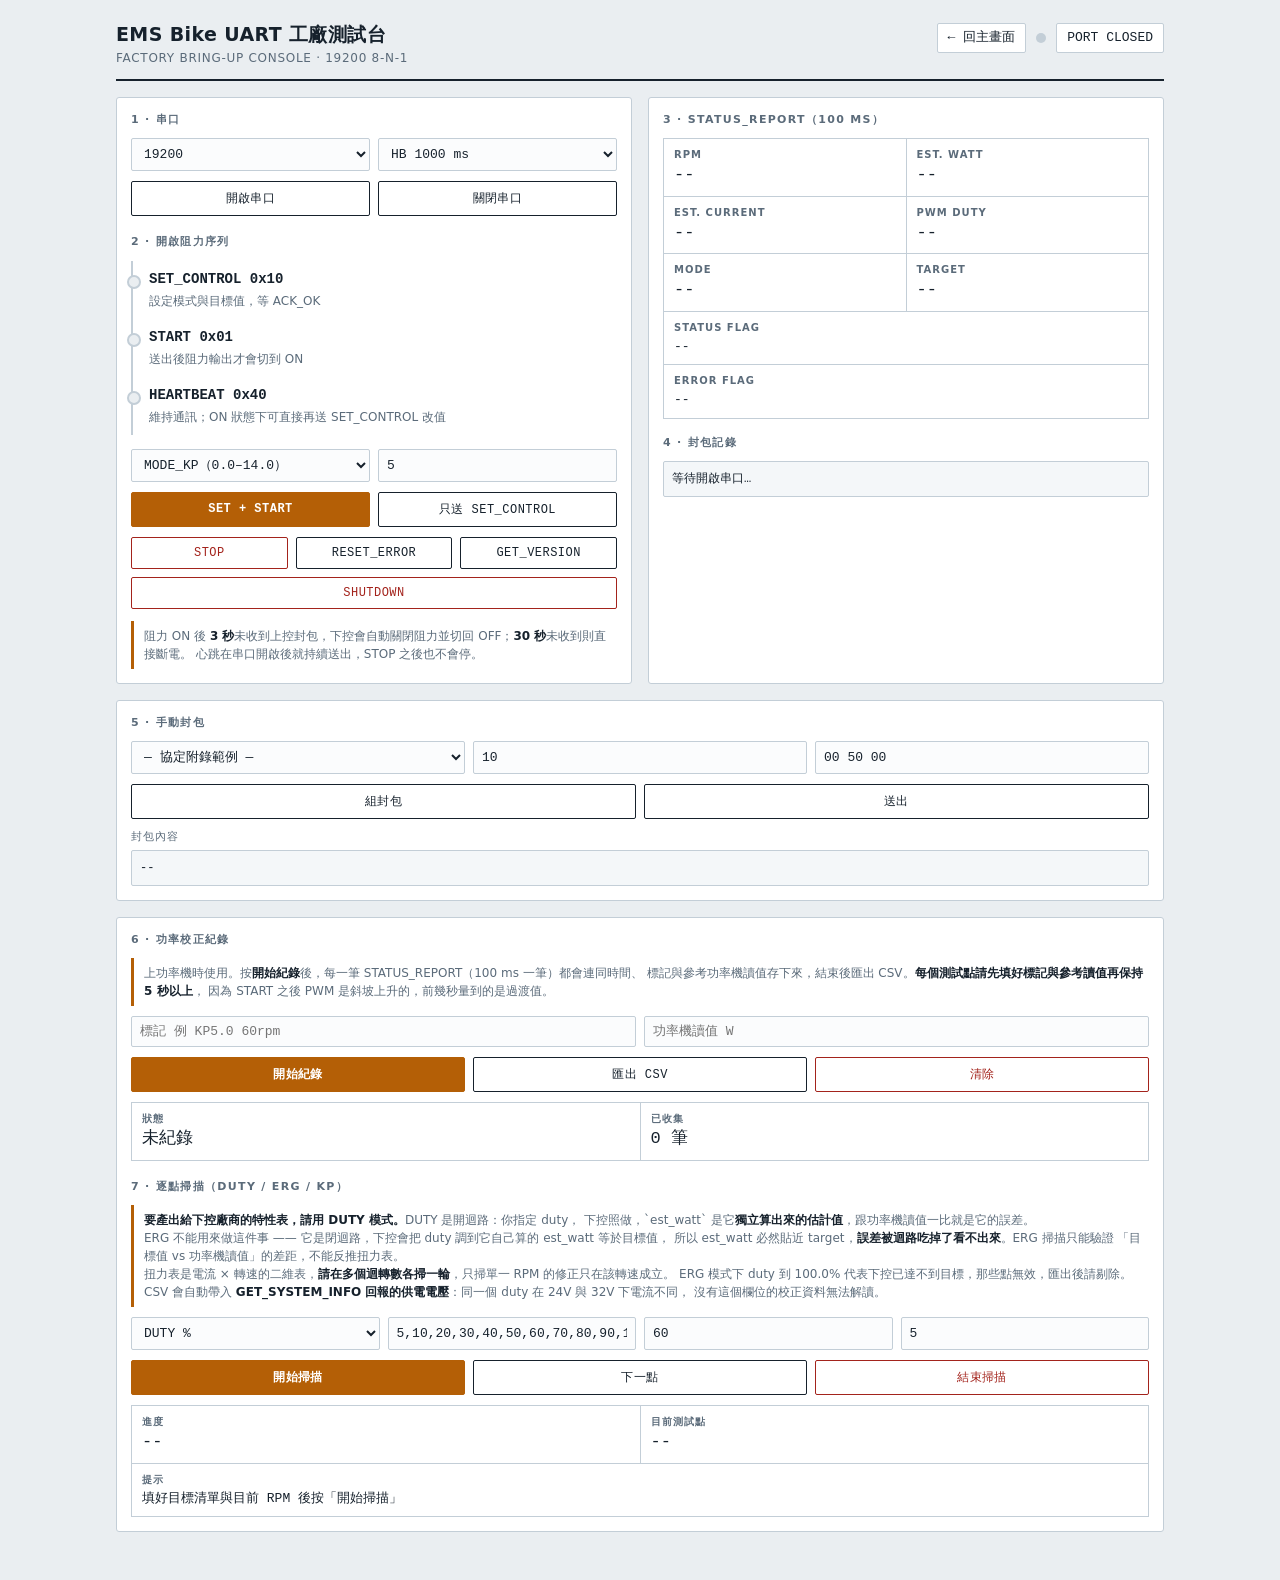
<file: uart_test.html>
<!doctype html>
<html lang="zh-Hant">
<head>
<meta charset="utf-8" />
<meta name="viewport" content="width=device-width,initial-scale=1" />
<title>EMS Bike — UART 工廠測試台</title>
<style>
  :root{
    --paper:#eaeef1; --panel:#fff; --rule:#c3ced7; --ink:#16212c; --ink-soft:#5b6b7a;
    --signal:#0d6e78;      /* 量測值 / 連線 */
    --live:#b45f06;        /* 阻力輸出 ON */
    --fault:#a3231c;
    --mono:ui-monospace,"SF Mono","JetBrains Mono","Cascadia Mono",Consolas,monospace;
    --sans:system-ui,-apple-system,"Segoe UI","Noto Sans TC",sans-serif;
  }
  *{box-sizing:border-box}
  body{margin:0;background:var(--paper);color:var(--ink);font-family:var(--sans);font-size:14px;line-height:1.5}
  .wrap{max-width:1080px;margin:0 auto;padding:20px 16px 48px}
  header{display:flex;flex-wrap:wrap;gap:12px;align-items:baseline;justify-content:space-between;padding-bottom:12px;border-bottom:2px solid var(--ink)}
  h1{font-size:19px;margin:0;letter-spacing:.02em}
  h1 small{display:block;font-weight:400;font-size:12px;color:var(--ink-soft);letter-spacing:.06em;text-transform:uppercase}
  .linkbar{display:flex;align-items:center;gap:10px;font-family:var(--mono);font-size:13px}
  .pill{border:1px solid var(--rule);background:var(--panel);border-radius:2px;padding:4px 10px}
  a.pill{color:inherit;text-decoration:none}
  a.pill:hover{border-color:var(--signal);color:var(--signal)}
  .pill[data-live="1"]{border-color:var(--live);color:var(--live);font-weight:600}
  .pill[data-fault="1"]{border-color:var(--fault);color:var(--fault);font-weight:600}
  .hb{width:10px;height:10px;border-radius:50%;background:var(--rule);transition:background .1s}
  .hb.beat{background:var(--signal)}
  @media (prefers-reduced-motion:reduce){.hb{transition:none}}

  .grid{display:grid;grid-template-columns:minmax(0,1fr) minmax(0,1fr);gap:16px;margin-top:16px}
  @media(max-width:820px){.grid{grid-template-columns:1fr}}
  .panel{background:var(--panel);border:1px solid var(--rule);border-radius:3px;padding:14px}
  .panel h2{font-size:11px;letter-spacing:.12em;text-transform:uppercase;color:var(--ink-soft);margin:0 0 10px;font-weight:600}

  /* 序列梯：SET_CONTROL → START → HOLD。順序本身就是這次廠商回饋的重點，所以用階梯表示 */
  .ladder{list-style:none;margin:0 0 14px;padding:0;border-left:2px solid var(--rule)}
  .ladder li{position:relative;padding:8px 0 8px 16px}
  .ladder li::before{content:"";position:absolute;left:-6px;top:14px;width:10px;height:10px;background:var(--paper);border:2px solid var(--rule);border-radius:50%}
  .ladder li[data-done="1"]::before{background:var(--signal);border-color:var(--signal)}
  .ladder li[data-done="1"] .step-name{color:var(--signal)}
  .ladder li[data-live="1"]::before{background:var(--live);border-color:var(--live)}
  .ladder li[data-live="1"] .step-name{color:var(--live)}
  .step-name{font-family:var(--mono);font-weight:600;display:block}
  .step-note{color:var(--ink-soft);font-size:12px}

  label{display:block;font-size:11px;letter-spacing:.08em;text-transform:uppercase;color:var(--ink-soft);margin:10px 0 4px}
  select,input{width:100%;padding:7px 8px;border:1px solid var(--rule);border-radius:2px;background:#fbfcfd;font-family:var(--mono);font-size:13px;color:var(--ink)}
  .row{display:flex;gap:8px;flex-wrap:wrap;margin-top:10px}
  .row>*{flex:1 1 120px}
  button{padding:8px 10px;border:1px solid var(--ink);border-radius:2px;background:var(--panel);color:var(--ink);font-family:var(--mono);font-size:12px;letter-spacing:.04em;cursor:pointer}
  button:hover{background:var(--ink);color:var(--panel)}
  button:focus-visible{outline:2px solid var(--signal);outline-offset:2px}
  button.primary{background:var(--live);border-color:var(--live);color:#fff;font-weight:600}
  button.primary:hover{background:#8f4c04}
  button.danger{border-color:var(--fault);color:var(--fault)}
  button.danger:hover{background:var(--fault);color:#fff}

  .readout{display:grid;grid-template-columns:repeat(2,minmax(0,1fr));gap:1px;background:var(--rule);border:1px solid var(--rule)}
  .cell{background:var(--panel);padding:8px 10px}
  .cell b{display:block;font-size:10px;letter-spacing:.1em;text-transform:uppercase;color:var(--ink-soft);font-weight:600}
  .cell span{font-family:var(--mono);font-size:17px}
  .cell.wide{grid-column:1/-1}
  .cell.wide span{font-size:13px}

  pre{font-family:var(--mono);font-size:12px;background:#f4f7f9;border:1px solid var(--rule);border-radius:2px;padding:8px;margin:0;max-height:260px;overflow:auto;white-space:pre-wrap;word-break:break-all}
  .note{font-size:12px;color:var(--ink-soft);border-left:3px solid var(--live);padding:6px 0 6px 10px;margin:12px 0 0}
  .note b{color:var(--ink)}
</style>
</head>
<body>
<div class="wrap">
  <header>
    <h1>EMS Bike UART 工廠測試台<small>Factory bring-up console · 19200 8-N-1</small></h1>
    <div class="linkbar">
      <a class="pill" href="./index.html">← 回主畫面</a>
      <span class="hb" id="hbDot" title="HEARTBEAT"></span>
      <span class="pill" id="statePill">PORT CLOSED</span>
    </div>
  </header>

  <div class="grid">
    <section class="panel">
      <h2>1 · 串口</h2>
      <div class="row">
        <select id="baud" aria-label="Baud rate">
          <option>9600</option><option selected>19200</option><option>38400</option>
          <option>57600</option><option>115200</option>
        </select>
        <select id="hbMs" aria-label="Heartbeat interval">
          <option value="100">HB 100 ms（規格值）</option>
          <option value="500">HB 500 ms</option>
          <option value="1000" selected>HB 1000 ms</option>
        </select>
      </div>
      <div class="row">
        <button id="openBtn">開啟串口</button>
        <button id="closeBtn">關閉串口</button>
      </div>

      <h2 style="margin-top:18px">2 · 開啟阻力序列</h2>
      <ol class="ladder" id="ladder">
        <li id="stepSet"><span class="step-name">SET_CONTROL 0x10</span><span class="step-note">設定模式與目標值，等 ACK_OK</span></li>
        <li id="stepStart"><span class="step-name">START 0x01</span><span class="step-note">送出後阻力輸出才會切到 ON</span></li>
        <li id="stepHold"><span class="step-name">HEARTBEAT 0x40</span><span class="step-note">維持通訊；ON 狀態下可直接再送 SET_CONTROL 改值</span></li>
      </ol>

      <div class="row">
        <select id="mode" aria-label="Control mode">
          <option value="0" selected>MODE_KP（0.0–14.0）</option>
          <option value="1">MODE_ERG（Watt）</option>
          <option value="2">MODE_DUTY（%）</option>
        </select>
        <input id="value" type="number" value="5" step="0.1" aria-label="Target value" />
      </div>
      <div class="row">
        <button class="primary" id="armBtn">SET + START</button>
        <button id="setBtn">只送 SET_CONTROL</button>
      </div>
      <div class="row">
        <button class="danger" id="stopBtn">STOP</button>
        <button id="resetBtn">RESET_ERROR</button>
        <button id="verBtn">GET_VERSION</button>
        <button class="danger" id="shutdownBtn">SHUTDOWN</button>
      </div>

      <p class="note">
        阻力 ON 後 <b>3 秒</b>未收到上控封包，下控會自動關閉阻力並切回 OFF；<b>30 秒</b>未收到則直接斷電。
        心跳在串口開啟後就持續送出，STOP 之後也不會停。
      </p>
    </section>

    <section class="panel">
      <h2>3 · STATUS_REPORT（100 ms）</h2>
      <div class="readout">
        <div class="cell"><b>RPM</b><span id="oRpm">--</span></div>
        <div class="cell"><b>Est. watt</b><span id="oWatt">--</span></div>
        <div class="cell"><b>Est. current</b><span id="oCur">--</span></div>
        <div class="cell"><b>PWM duty</b><span id="oDuty">--</span></div>
        <div class="cell"><b>Mode</b><span id="oMode">--</span></div>
        <div class="cell"><b>Target</b><span id="oTarget">--</span></div>
        <div class="cell wide"><b>Status flag</b><span id="oStatus">--</span></div>
        <div class="cell wide"><b>Error flag</b><span id="oError">--</span></div>
      </div>

      <h2 style="margin-top:16px">4 · 封包記錄</h2>
      <pre id="log">等待開啟串口…</pre>
    </section>
  </div>

  <section class="panel" style="margin-top:16px">
    <h2>5 · 手動封包</h2>
    <div class="row">
      <select id="preset" aria-label="Preset frame">
        <option value="">— 協定附錄範例 —</option>
        <option value="10|00 50 00">SET_CONTROL KP=8.0</option>
        <option value="10|01 FA 00">SET_CONTROL ERG=250W</option>
        <option value="10|02 F4 01">SET_CONTROL DUTY=50.0%</option>
        <option value="01|">START</option>
        <option value="02|">STOP</option>
        <option value="03|">RESET_ERROR</option>
        <option value="40|">HEARTBEAT</option>
        <option value="20|">GET_VERSION</option>
        <option value="21|">GET_SYSTEM_INFO</option>
        <option value="06|">SHUTDOWN</option>
      </select>
      <input id="cmdInput" type="text" value="10" aria-label="CMD hex" placeholder="CMD 例 10" />
      <input id="dataInput" type="text" value="00 50 00" aria-label="DATA hex" placeholder="DATA 例 00 50 00" />
    </div>
    <div class="row">
      <button id="buildBtn">組封包</button>
      <button id="sendBtn">送出</button>
    </div>
    <label for="packetView">封包內容</label>
    <pre id="packetView">--</pre>
  </section>

  <section class="panel" style="margin-top:16px">
    <h2>6 · 功率校正紀錄</h2>
    <p class="note" style="margin-top:0">
      上功率機時使用。按<b>開始紀錄</b>後，每一筆 STATUS_REPORT（100 ms 一筆）都會連同時間、
      標記與參考功率機讀值存下來，結束後匯出 CSV。<b>每個測試點請先填好標記與參考讀值再保持 5 秒以上</b>，
      因為 START 之後 PWM 是斜坡上升的，前幾秒量到的是過渡值。
    </p>
    <div class="row">
      <input id="recTag" type="text" placeholder="標記 例 KP5.0 60rpm" aria-label="測試點標記" />
      <input id="recRef" type="number" step="0.1" placeholder="功率機讀值 W" aria-label="參考功率機讀值" />
    </div>
    <div class="row">
      <button class="primary" id="recBtn">開始紀錄</button>
      <button id="recExportBtn">匯出 CSV</button>
      <button class="danger" id="recClearBtn">清除</button>
    </div>
    <div class="readout" style="margin-top:10px">
      <div class="cell"><b>狀態</b><span id="recState">未紀錄</span></div>
      <div class="cell"><b>已收集</b><span id="recCount">0</span></div>
    </div>

    <h2 style="margin-top:18px">7 · 逐點掃描（DUTY / ERG / KP）</h2>
    <p class="note" style="margin-top:0">
      <b>要產出給下控廠商的特性表，請用 DUTY 模式。</b>DUTY 是開迴路：你指定 duty，
      下控照做，`est_watt` 是它<b>獨立算出來的估計值</b>，跟功率機讀值一比就是它的誤差。<br>
      ERG 不能用來做這件事 —— 它是閉迴路，下控會把 duty 調到它自己算的 est_watt 等於目標值，
      所以 est_watt 必然貼近 target，<b>誤差被迴路吃掉了看不出來</b>。ERG 掃描只能驗證
      「目標值 vs 功率機讀值」的差距，不能反推扭力表。<br>
      扭力表是電流 × 轉速的二維表，<b>請在多個迴轉數各掃一輪</b>，只掃單一 RPM 的修正只在該轉速成立。
      ERG 模式下 duty 到 100.0% 代表下控已達不到目標，那些點無效，匯出後請剔除。<br>
      CSV 會自動帶入 <b>GET_SYSTEM_INFO 回報的供電電壓</b>：同一個 duty 在 24V 與 32V 下電流不同，
      沒有這個欄位的校正資料無法解讀。
    </p>
    <div class="row">
      <select id="sweepMode" aria-label="掃描模式">
        <option value="2" selected>DUTY %</option>
        <option value="1">ERG W</option>
        <option value="0">KP</option>
      </select>
      <input id="sweepList" type="text" value="5,10,20,30,40,50,60,70,80,90,100" aria-label="目標值清單" placeholder="目標值 逗號分隔" />
      <input id="sweepRpm" type="text" value="60" aria-label="目前迴轉數" placeholder="目前 RPM 例 60" />
      <input id="sweepHold" type="number" value="5" min="1" aria-label="保持秒數" placeholder="保持秒數" />
    </div>
    <div class="row">
      <button class="primary" id="sweepStartBtn">開始掃描</button>
      <button id="sweepNextBtn">下一點</button>
      <button class="danger" id="sweepEndBtn">結束掃描</button>
    </div>
    <div class="readout" style="margin-top:10px">
      <div class="cell"><b>進度</b><span id="sweepProg">--</span></div>
      <div class="cell"><b>目前測試點</b><span id="sweepPoint">--</span></div>
      <div class="cell wide"><b>提示</b><span id="sweepHint">填好目標清單與目前 RPM 後按「開始掃描」</span></div>
    </div>
  </section>
</div>

<script src="./uart.js?v=16.55-eebccf28"></script>
<script src="./uart_session.js?v=16.55-8f924308"></script>
<script>
const $ = id => document.getElementById(id);
let port=null, reader=null, writer=null, session=null, rxBuf=new Uint8Array(0);

function logLine(t){
  const pre=$('log');
  const base=(pre.textContent==='等待開啟串口…')?'':pre.textContent;
  const lines=base.split('\n').filter(Boolean);
  lines.unshift(`[${new Date().toLocaleTimeString()}] ${t}`);
  if(lines.length>250)lines.length=250;
  pre.textContent=lines.join('\n');
}
function parseHexBytes(s){return s?s.trim().split(/\s+/).filter(Boolean).map(x=>parseInt(x,16)&0xFF):[]}
function beat(){const d=$('hbDot');d.classList.add('beat');setTimeout(()=>d.classList.remove('beat'),120)}

function paintState(){
  const pill=$('statePill');
  if(!session){
    pill.textContent='PORT CLOSED';pill.dataset.live='0';pill.dataset.fault='0';
  }else{
    pill.textContent=`${session.state}${session.linkAlive?'':' · LINK LOST'}`;
    pill.dataset.live=session.state==='RUNNING'?'1':'0';
    pill.dataset.fault=session.state==='FAULT'?'1':'0';
  }
  const armed=!!(session&&session.state==='RUNNING');
  $('stepSet').dataset.done=(session&&session.controlSet)?'1':'0';
  $('stepStart').dataset.done=armed?'1':'0';
  $('stepStart').dataset.live=armed?'1':'0';
  $('stepHold').dataset.done=(session&&session._hbTimer)?'1':'0';
}

async function openPort(){
  if(!navigator.serial){logLine('這個瀏覽器沒有 Web Serial，請改用 Chrome 或 Edge。');return}
  let picked=null;
  try{
    picked=await navigator.serial.requestPort();
    // 只有 open() 成功後才指派給 port。先指派的話，open 失敗會留下一個未開啟的 port，
    // 之後 closePort() 在 await port.close() 就丟例外，port=null 執行不到而永久卡住，
    // 只能重新整理頁面。app.js 的 openSerial() 一直是這個順序，這裡先前漏了。
    await picked.open({baudRate:Number($('baud').value),dataBits:8,stopBits:1,parity:'none'});
    port=picked;
    writer=port.writable.getWriter();
    session=new EmsUartSession({
      write:async pkt=>{
        await writer.write(pkt);
        if(pkt[3]===0x40){beat()}else{logLine('TX  '+formatHex(pkt))}
      },
      log:logLine,
      heartbeatMs:Number($('hbMs').value),
      onState:paintState,
      onStatus:st=>{
        $('oRpm').textContent=st.rpm;
        $('oWatt').textContent=st.est_watt+' W';
        $('oCur').textContent=st.est_current_mA+' mA / '+(st.est_current_mA/1000).toFixed(2)+' A';
        $('oDuty').textContent=(st.duty_x10/10).toFixed(1)+' %';
        $('oMode').textContent=st.modeName;
        $('oTarget').textContent=st.target_value;
        $('oStatus').textContent=st.statusText;
        $('oError').textContent=st.errorText;
        recSample(st);
      },
      onAck:info=>logLine(`ACK ${info.cmdName} → ${info.resultName}`),
      onError:info=>logLine(`ERROR_REPORT ${info.text}`)
    });
    session.begin();
    logLine(`串口已開啟 @ ${$('baud').value} 8-N-1，心跳 ${$('hbMs').value} ms`);
    paintState();
    readLoop();
  }catch(e){
    // 關掉選埠對話框會丟 NotFoundError，那是規範定義的取消路徑，不是錯誤。
    if(e.name==='NotFoundError'){logLine('已取消選擇串口。')}
    // port 有值代表已經開成功、是後續初始化才失敗，要把開起來的埠收乾淨。
    else if(port){logLine('初始化失敗：'+e.message);await closePort()}
    else{logLine('開啟失敗：'+e.message+'（該埠可能正被其他程式佔用）')}
    paintState();
  }
}

async function closePort(){
  // 每一步各自 try/catch：任一步失敗都不該擋住後面的清理，變數也一定要歸零。
  // 先前是整段包一個 try，port.close() 一丟例外，後面的 port=null 就跳過了，
  // 導致 port 永久殘留、之後每次關閉都重覆同一個錯誤。
  if(session){try{session.end()}catch(e){logLine('停止 session 失敗：'+e.message)}session=null}
  if(reader){try{await reader.cancel();reader.releaseLock()}catch(e){logLine('停止讀取失敗：'+e.message)}reader=null}
  if(writer){try{writer.releaseLock()}catch(e){logLine('釋放寫入器失敗：'+e.message)}writer=null}
  if(port){try{await port.close()}catch(e){logLine('關閉串口失敗：'+e.message)}port=null}
  rxBuf=new Uint8Array(0);
  logLine('串口已關閉');
  paintState();
}

async function readLoop(){
  if(!port||!port.readable)return;
  reader=port.readable.getReader();
  try{
    while(true){
      const {value,done}=await reader.read();
      if(done)break;
      if(!value||!value.length)continue;
      const tmp=new Uint8Array(rxBuf.length+value.length);
      tmp.set(rxBuf,0);tmp.set(value,rxBuf.length);rxBuf=tmp;
      let res;
      while((res=parseUartFrame(rxBuf,logLine))!==null){
        rxBuf=rxBuf.slice(res.consumed);
        if(!res.packet)continue;
        if(res.packet.cmd!==0x80)logLine('RX  '+formatHex(res.packet.rawBytes));
        if(session)session.onFrame(res.packet);
      }
    }
  }catch(e){logLine('讀取錯誤：'+e.message)}
  finally{try{reader.releaseLock()}catch(e){}reader=null}
}

function needSession(){if(!session){logLine('請先開啟串口。');return false}return true}

/* ---------- 功率校正紀錄 ----------
   下控每 100 ms 送一筆 STATUS_REPORT，紀錄期間全部留下。
   標記與參考功率機讀值取當下輸入框的內容寫進每一列，操作者在每個測試點
   先填好再保持數秒，事後就能用標記把 CSV 的列與功率機讀值對起來。 */
let recOn=false, recRows=[], recT0=0;
/* 供電電壓。VIN 不在 STATUS_REPORT 裡，要另外用 GET_SYSTEM_INFO 問（回應是 0x81，
   不是 ACK，uart_session.js 的 onFrame 已處理）。校正資料少了供電電壓無法解讀 ——
   同一個 duty 在 24V 與 32V 下電流不同，廠商拿到沒有電壓的表也修不了。 */
let recVin='';
async function recQueryVin(){
  if(!session){ recVin=''; return }
  const r=await session.getSystemInfo();
  if(r && r.data && r.data.length>=5){
    /* 實機以 mV 回報（24V 供電實測 24030），與附錄 A-10 範例隱含的 0.01V 不符。
       依實機解讀，詳見 PROTOCOL_NOTES 待確認事項第 12 條。 */
    recVin=(((r.data[0]|(r.data[1]<<8)))/1000).toFixed(2);
    logLine(`SYSTEM_INFO：VIN ${recVin} V，FW ${r.data[2]}.${r.data[3]}.${r.data[4]}`);
  }else{
    recVin='';
    logLine('GET_SYSTEM_INFO 無回應，CSV 的供電電壓欄將留空。');
  }
}
const REC_MAX=200000; // 10 Hz 下約 5.5 小時，超過就停止避免記憶體無限成長

function recPaint(){
  $('recState').textContent = recOn ? '紀錄中' : (recRows.length ? '已停止' : '未紀錄');
  $('recCount').textContent = recRows.length + ' 筆';
}
function recSample(st){
  if(!recOn) return;
  if(recRows.length>=REC_MAX){recOn=false;logLine('紀錄已達上限 '+REC_MAX+' 筆，自動停止。');recPaint();return}
  const now=Date.now();
  recRows.push({
    t:new Date(now).toLocaleTimeString('zh-TW',{hour12:false})+'.'+String(now%1000).padStart(3,'0'),
    el:((now-recT0)/1000).toFixed(1),
    tag:$('recTag').value.trim(),
    ref:$('recRef').value.trim(),
    vin:recVin,
    st:st
  });
  recPaint();  // 10 Hz 下每筆重畫兩個 textContent，成本可忽略；分批更新會讓操作者以為沒在收
}
function recToggle(){
  recOn=!recOn;
  if(recOn){ if(!recRows.length) recT0=Date.now(); logLine('開始紀錄'); }
  else logLine('停止紀錄，共 '+recRows.length+' 筆');
  $('recBtn').textContent = recOn ? '停止紀錄' : '開始紀錄';
  recPaint();
}
function recExport(){
  if(!recRows.length){logLine('尚無紀錄可匯出。');return}
  const head=['時間','經過秒數','標記','參考功率機W','供電VIN_V','rpm','est_current_mA','est_watt',
              'duty_x10','duty_%','target_value','mode','status','status_text','error','error_text'];
  const esc=v=>{const s=String(v==null?'':v);return /[",\n]/.test(s)?'"'+s.replace(/"/g,'""')+'"':s};
  const lines=[head.join(',')];
  for(const r of recRows){
    const s=r.st;
    lines.push([r.t,r.el,r.tag,r.ref,r.vin,s.rpm,s.est_current_mA,s.est_watt,
      s.duty_x10,(s.duty_x10/10).toFixed(1),s.target_value,s.modeName,
      '0x'+s.status.toString(16).padStart(2,'0'),s.statusText,
      '0x'+s.error.toString(16).padStart(4,'0'),s.errorText].map(esc).join(','));
  }
  // 加 BOM，Excel 開啟中文才不會亂碼
  const blob=new Blob(['﻿'+lines.join('\r\n')],{type:'text/csv;charset=utf-8'});
  const url=URL.createObjectURL(blob);
  const a=document.createElement('a');
  const d=new Date(), p=n=>String(n).padStart(2,'0');
  a.href=url;
  a.download=`ems_power_cal_${d.getFullYear()}${p(d.getMonth()+1)}${p(d.getDate())}_${p(d.getHours())}${p(d.getMinutes())}.csv`;
  document.body.appendChild(a); a.click(); a.remove();
  setTimeout(()=>URL.revokeObjectURL(url),1000);
  logLine('已匯出 '+recRows.length+' 筆');
}
/* 把目前輸入框的功率機讀值回填到「同一個標記」的所有列。
   操作者是在保持期間才讀得到功率機數值，等他打完字，前面幾筆早就已經記錄了，
   所以不能只在取樣當下寫入，換點與結束時要回頭補上。 */
function recApplyRef(tag){
  const ref=$('recRef').value.trim();
  if(!ref||!tag) return 0;
  let n=0;
  for(const r of recRows){ if(r.tag===tag && !r.ref){ r.ref=ref; n++; } }
  if(n) logLine(`已將功率機讀值 ${ref} W 套用到「${tag}」的 ${n} 筆`);
  return n;
}

function recClear(){
  if(recRows.length && !confirm('確定清除已收集的 '+recRows.length+' 筆紀錄？')) return;
  recRows=[];recOn=false;$('recBtn').textContent='開始紀錄';logLine('已清除紀錄');recPaint();
}

$('openBtn').onclick=openPort;
$('closeBtn').onclick=closePort;
$('hbMs').onchange=()=>{if(session)session.setHeartbeatInterval(Number($('hbMs').value))};
$('mode').onchange=()=>{
  const m=Number($('mode').value),v=$('value');
  if(m===0){v.step='0.1';v.value='5'}
  else if(m===1){v.step='5';v.value='100'}
  else{v.step='0.5';v.value='50'}
};
$('armBtn').onclick=async()=>{if(needSession())await session.arm(Number($('mode').value),$('value').value)};
$('setBtn').onclick=async()=>{if(needSession())await session.setControl(Number($('mode').value),$('value').value)};
$('stopBtn').onclick=async()=>{if(needSession())await session.stop()};
$('resetBtn').onclick=async()=>{if(needSession())await session.resetError()};
$('verBtn').onclick=async()=>{if(needSession())await session.getVersion()};
$('shutdownBtn').onclick=async()=>{if(needSession())await session.shutdown()};

$('preset').onchange=e=>{
  if(!e.target.value)return;
  const [c,d]=e.target.value.split('|');
  $('cmdInput').value=c;$('dataInput').value=d;
  $('packetView').textContent=formatHex(buildUartPacket(parseInt(c,16),parseHexBytes(d)));
};
$('buildBtn').onclick=()=>{
  $('packetView').textContent=formatHex(buildUartPacket(parseInt($('cmdInput').value.trim(),16)||0,parseHexBytes($('dataInput').value)));
};
$('sendBtn').onclick=async()=>{
  const pkt=buildUartPacket(parseInt($('cmdInput').value.trim(),16)||0,parseHexBytes($('dataInput').value));
  $('packetView').textContent=formatHex(pkt);
  if(!port||!writer){logLine('串口未開啟');return}
  await writer.write(pkt);
  logLine('TX  '+formatHex(pkt));
  paintState();
};
/* ---------- 逐點掃描 ----------
   半自動：換點由程式送出 SET_CONTROL 並打好標記，功率機讀值仍由操作者輸入，
   因為那個數值來自外部儀器。倒數只是提示保持時間已足夠，不會自動換點。

   清單填的是「人看的單位」（KP 0~14、ERG 瓦特、DUTY 百分比），
   ×10 的編碼交給 uart_session.js 的 encodeTarget() 處理，這裡不要自己乘。 */
const SW_MODE={
  0:{name:'KP',   unit:'',  max:14,   list:'1,2,3,4,5,6,7,8,9,10,11,12,13,14'},
  1:{name:'ERG',  unit:'W', max:3000, list:'50,100,150,200,250,300'},
  2:{name:'DUTY', unit:'%', max:100,  list:'5,10,20,30,40,50,60,70,80,90,100'}
};
let swList=[], swIdx=-1, swTimer=null, swLeft=0;
/* 掃描期間鎖定的模式。不直接讀下拉選單，免得操作者中途改選導致
   收尾的 safeZero 用到跟開始時不同的模式。 */
let swModeActive=2;

function swCfg(m){ return SW_MODE[m===undefined?Number($('sweepMode').value):m]; }
function swTag(){
  const c=SW_MODE[swModeActive];
  return `${c.name} ${swList[swIdx]}${c.unit} @${$('sweepRpm').value.trim()||'?'}rpm`;
}
function swPaint(hint){
  $('sweepProg').textContent = swIdx<0 ? '--' : `第 ${swIdx+1} / ${swList.length} 點`;
  $('sweepPoint').textContent = swIdx<0 ? '--' : swTag();
  if(hint!==undefined) $('sweepHint').textContent=hint;
}
function swCountdown(){
  clearInterval(swTimer);
  swLeft=Math.max(1,Number($('sweepHold').value)||5);
  swPaint(`保持中，尚餘 ${swLeft} 秒`);
  swTimer=setInterval(()=>{
    swLeft--;
    if(swLeft>0){ swPaint(`保持中，尚餘 ${swLeft} 秒`); }
    else{ clearInterval(swTimer); swTimer=null; swPaint('可讀取功率機，填入讀值後按「下一點」'); }
  },1000);
}
async function swGoto(i){
  swIdx=i;
  const v=swList[i];
  $('recTag').value=swTag();
  const ok=await session.setTarget(swModeActive,v);   // 未 RUNNING 時會自動補 SET_CONTROL + START
  if(!ok){ swPaint('送出目標失敗，請看封包記錄'); return }
  logLine(`掃描第 ${i+1}/${swList.length} 點：${swTag()}`);
  swCountdown();
}
async function swStart(){
  if(!needSession()) return;
  swModeActive=Number($('sweepMode').value);
  const c=SW_MODE[swModeActive];
  swList=$('sweepList').value.split(/[,，\s]+/).map(s=>Number(s)).filter(n=>Number.isFinite(n)&&n>=0&&n<=c.max);
  if(!swList.length){ swPaint(`目標清單無效，請填 0~${c.max}${c.unit} 之間的數字`); return }
  await recQueryVin();             // 校正資料一定要帶供電電壓
  if(!recOn) recToggle();          // 掃描一定要有紀錄，沒開就自動開
  $('recRef').value='';
  await swGoto(0);
}
async function swNext(){
  if(swIdx<0){ swPaint('請先按「開始掃描」'); return }
  recApplyRef(swTag());            // 先把讀值補回本點的列，再換點
  $('recRef').value='';
  if(swIdx+1>=swList.length){ await swEnd(); return }
  await swGoto(swIdx+1);
}
async function swEnd(){
  if(swIdx>=0) recApplyRef(swTag());
  clearInterval(swTimer); swTimer=null;
  if(session){ await session.safeZero(swModeActive); }
  swIdx=-1; swList=[];
  $('recRef').value='';
  swPaint('掃描結束，已送出目標歸零與 STOP。可按「匯出 CSV」。');
  $('sweepProg').textContent='--'; $('sweepPoint').textContent='--';
  if(recOn) recToggle();
}

$('sweepMode').onchange=()=>{
  if(swIdx>=0){ $('sweepMode').value=String(swModeActive); swPaint('掃描進行中，請先結束再換模式'); return }
  const c=swCfg();
  $('sweepList').value=c.list;
  swPaint(`已切換為 ${c.name} 模式，清單範圍 0~${c.max}${c.unit}`);
};
$('sweepStartBtn').onclick=swStart;
$('sweepNextBtn').onclick=swNext;
$('sweepEndBtn').onclick=swEnd;

$('recBtn').onclick=async()=>{ if(!recOn) await recQueryVin(); recToggle(); };
$('recExportBtn').onclick=recExport;
$('recClearBtn').onclick=recClear;

paintState();
recPaint();
</script>
</body>
</html>
</file>
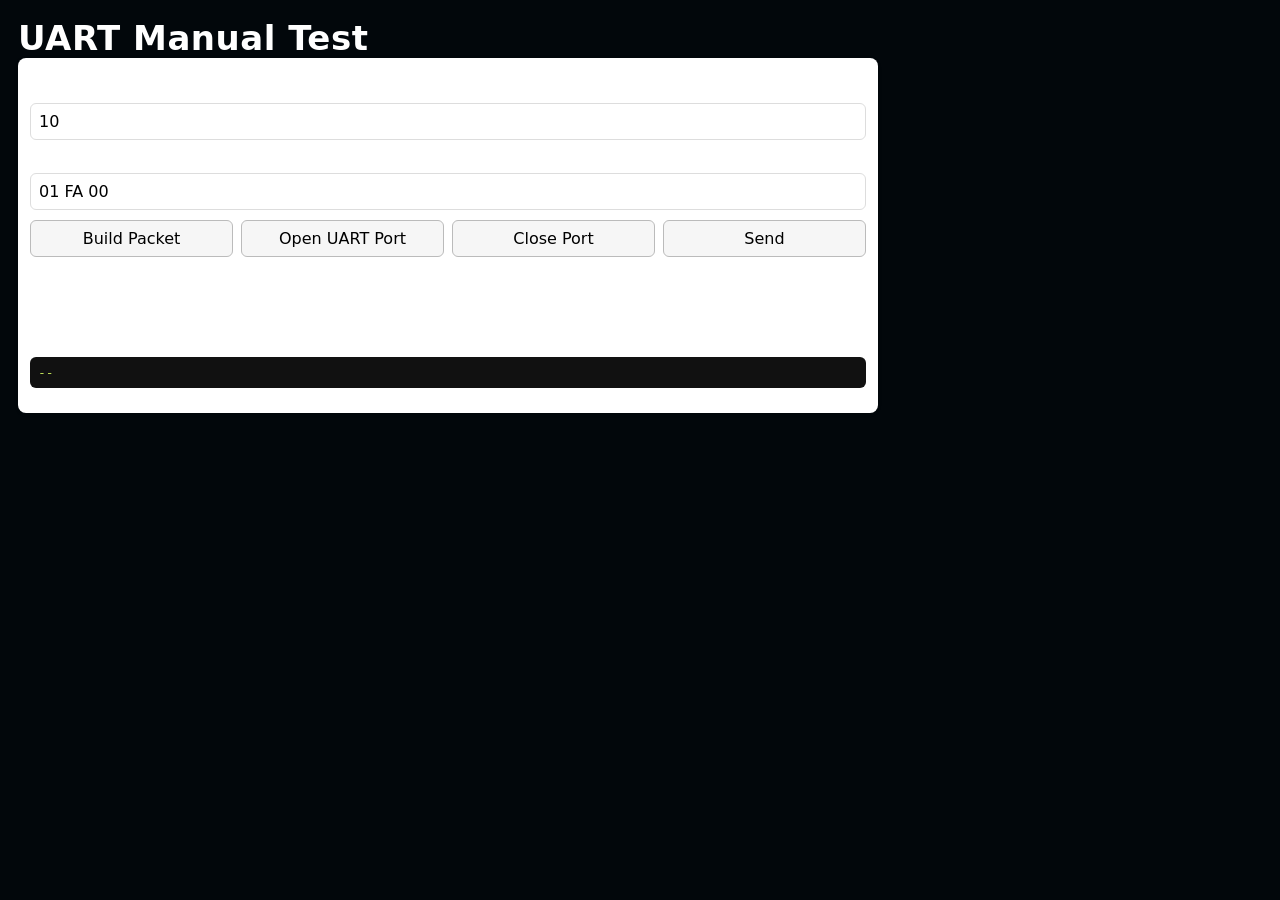
<file: uart_test_legacy.html>
<!doctype html>
<html lang="zh-Hant">
<head>
  <meta charset="utf-8" />
  <meta name="viewport" content="width=device-width,initial-scale=1" />
  <title>UART Manual Test</title>
  <link rel="stylesheet" href="./style.css" />
  <style>
    body{padding:18px;font-family:system-ui,-apple-system,Segoe UI,Roboto,'Noto Sans',"Helvetica Neue",Arial}
    .card{background:#fff;border-radius:8px;padding:12px;box-shadow:0 1px 4px rgba(0,0,0,0.08);max-width:860px}
    label{display:block;margin-top:8px;font-weight:600}
    input[type=text]{width:100%;padding:8px;margin-top:6px;border:1px solid #ddd;border-radius:6px}
    pre#log{background:#111;color:#bada55;padding:8px;border-radius:6px;max-height:320px;overflow:auto}
    .row{display:flex;gap:8px}
    .row > *{flex:1}
    button{padding:8px 12px;border-radius:6px;border:1px solid #bbb;background:#f6f6f6}
  </style>
</head>
<body>
  <h1>UART Manual Test</h1>
  <div class="card">
    <label>CMD (hex) — 1 byte, e.g. <em>10</em></label>
    <input id="cmdInput" type="text" placeholder="10" value="10" />

    <label>DATA (hex bytes, space separated) — e.g. <em>01 FA 00</em></label>
    <input id="dataInput" type="text" placeholder="01 FA 00" value="01 FA 00" />

    <div style="margin-top:10px" class="row">
      <button id="buildBtn">Build Packet</button>
      <button id="openBtn">Open UART Port</button>
      <button id="closeBtn">Close Port</button>
      <button id="sendBtn">Send</button>
    </div>

    <label>Built Packet (hex)</label>
    <pre id="packetView">--</pre>

    <label>Serial Log</label>
    <pre id="log">--</pre>
  </div>

  <script src="./uart.js"></script>
  <script>
    function parseHexBytes(s){
      if(!s) return [];
      return s.trim().split(/\s+/).map(x=>parseInt(x,16)&0xFF);
    }
    // crc16ccitt / buildUartPacket / formatHex 由 uart.js 提供（與 app.js 共用同一份實作）
    const toHex=formatHex;

    let port=null, reader=null, writer=null;

    async function openPort(){
      if(!navigator.serial){appendLog('Web Serial API not supported');return}
      try{
        port = await navigator.serial.requestPort();
        await port.open({baudRate:19200,dataBits:8,stopBits:1,parity:'none'});
        writer = port.writable.getWriter();
        appendLog('Port opened');
        readLoop();
      }catch(e){appendLog('Open failed: '+e.message)}
    }
    async function closePort(){
      try{ if(reader){await reader.cancel(); reader.releaseLock(); reader=null} if(writer){writer.releaseLock(); writer=null} if(port){await port.close(); port=null} appendLog('Port closed')}catch(e){appendLog('Close failed: '+e.message)}
    }
    async function sendPacket(pkt){
      if(!port || !writer){appendLog('Port not open');return}
      try{ await writer.write(pkt); appendLog('TX: '+toHex(pkt)); }catch(e){appendLog('Write err: '+e.message)}
    }
    async function readLoop(){
      if(!port || !port.readable) return; reader = port.readable.getReader();
      try{ while(true){ const {value,done} = await reader.read(); if(done) break; if(value && value.length){ appendLog('RX: '+toHex(value)); } } }catch(e){appendLog('Read err: '+e.message)} finally{ try{reader.releaseLock()}catch(e){} reader=null }
    }
    function appendLog(t){const p=document.getElementById('log'); p.textContent=`[${new Date().toLocaleTimeString()}] ${t}\n`+p.textContent}

    document.getElementById('buildBtn').onclick = ()=>{
      const cmd = parseInt(document.getElementById('cmdInput').value.trim(),16)||0;
      const data = parseHexBytes(document.getElementById('dataInput').value);
      const pkt = buildUartPacket(cmd,data);
      document.getElementById('packetView').textContent = toHex(pkt);
    }
    document.getElementById('openBtn').onclick = openPort;
    document.getElementById('closeBtn').onclick = closePort;
    document.getElementById('sendBtn').onclick = async ()=>{
      const cmd = parseInt(document.getElementById('cmdInput').value.trim(),16)||0;
      const data = parseHexBytes(document.getElementById('dataInput').value);
      const pkt = buildUartPacket(cmd,data);
      document.getElementById('packetView').textContent = toHex(pkt);
      await sendPacket(pkt);
    }
  </script>
</body>
</html>
</file>
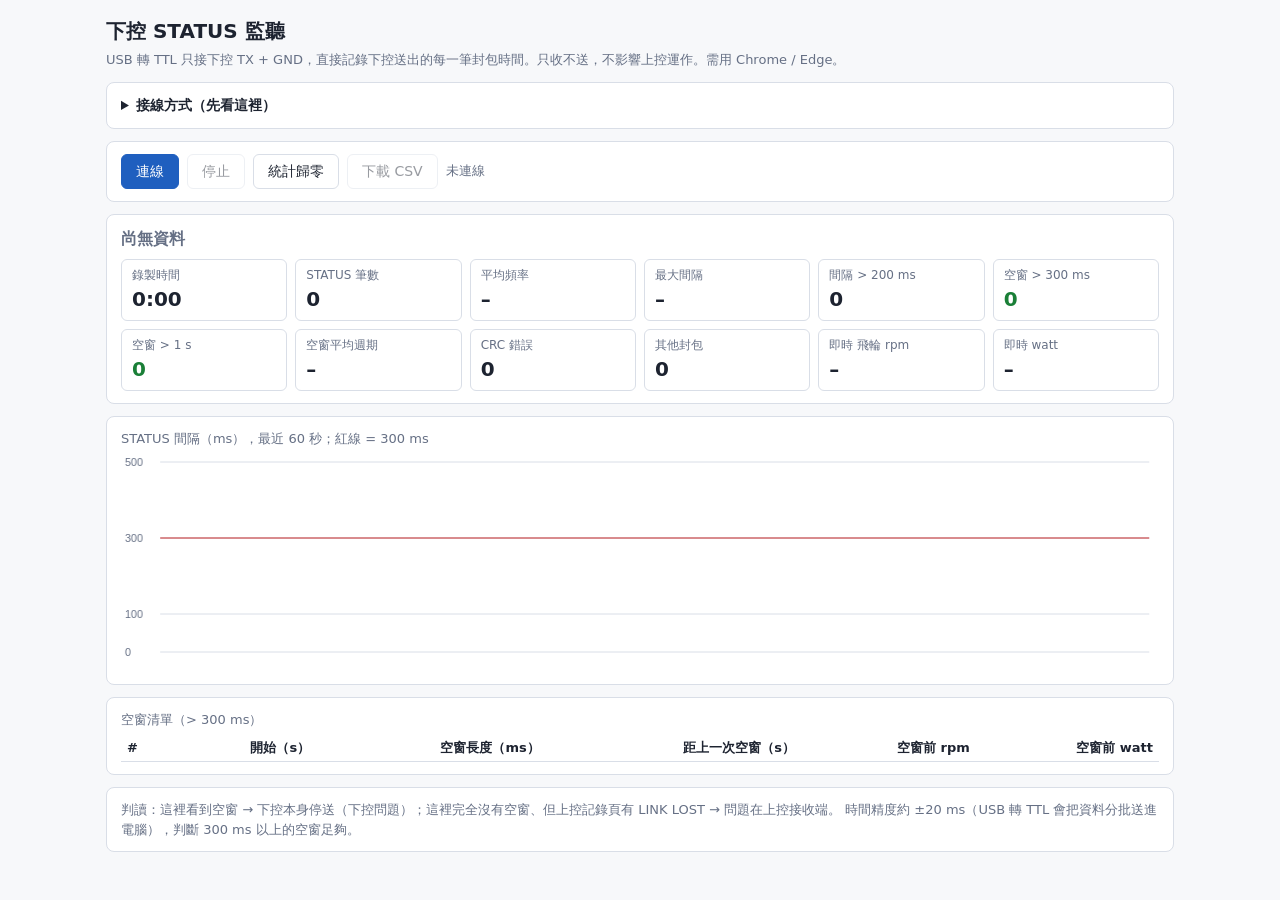
<file: tools/status_sniffer.html>
<!doctype html>
<html lang="zh-Hant">
<head>
<meta charset="utf-8">
<meta name="viewport" content="width=device-width, initial-scale=1">
<title>下控 STATUS 監聽</title>
<style>
:root { --bg:#f7f8fa; --card:#fff; --fg:#1d2330; --mute:#667085; --line:#d9dee7; --ok:#1a7f37; --bad:#c62828; --warn:#b26a00; --acc:#1f5fbf; }
@media (prefers-color-scheme: dark) { :root { --bg:#14171c; --card:#1d2128; --fg:#e6e9ef; --mute:#9aa4b2; --line:#323844; --ok:#4cc26a; --bad:#ff6b6b; --warn:#f0a83a; --acc:#6ea8ff; } }
* { box-sizing: border-box; }
body { margin:0; background:var(--bg); color:var(--fg); font:14px/1.5 "Microsoft JhengHei", system-ui, sans-serif; }
main { max-width: 1100px; margin: 0 auto; padding: 16px; }
h1 { font-size: 20px; margin: 0 0 4px; }
.sub { color: var(--mute); font-size: 13px; margin-bottom: 12px; }
.card { background: var(--card); border: 1px solid var(--line); border-radius: 8px; padding: 12px 14px; margin-bottom: 12px; }
button { font: inherit; padding: 6px 14px; border-radius: 6px; border: 1px solid var(--line); background: var(--card); color: var(--fg); cursor: pointer; }
button.pri { background: var(--acc); border-color: var(--acc); color: #fff; }
button:disabled { opacity: .45; cursor: default; }
.row { display: flex; flex-wrap: wrap; gap: 8px; align-items: center; }
.grid { display: grid; grid-template-columns: repeat(auto-fill, minmax(150px, 1fr)); gap: 8px; }
.kv { border: 1px solid var(--line); border-radius: 6px; padding: 6px 10px; }
.kv .k { color: var(--mute); font-size: 12px; }
.kv .v { font-size: 20px; font-weight: 700; font-variant-numeric: tabular-nums; }
.ok { color: var(--ok); } .bad { color: var(--bad); } .warn { color: var(--warn); }
#verdict { font-size: 16px; font-weight: 700; }
canvas { width: 100%; height: 220px; display: block; }
table { border-collapse: collapse; width: 100%; font-variant-numeric: tabular-nums; font-size: 13px; }
th, td { border-bottom: 1px solid var(--line); padding: 4px 6px; text-align: right; }
th:first-child, td:first-child { text-align: left; }
.scroll { max-height: 260px; overflow: auto; }
details summary { cursor: pointer; font-weight: 700; }
ol, ul { margin: 6px 0 6px 20px; padding: 0; }
.mono { font-family: Consolas, monospace; }
</style>
</head>
<body>
<main>
<h1>下控 STATUS 監聽</h1>
<div class="sub">USB 轉 TTL 只接下控 TX + GND，直接記錄下控送出的每一筆封包時間。只收不送，不影響上控運作。需用 Chrome / Edge。</div>

<div class="card">
  <details>
    <summary>接線方式（先看這裡）</summary>
    <ol>
      <li>USB 轉 TTL 模組的 <b>RX</b> → 接到 <b>下控 TX</b>（就是原本接到上控 RX 的那條線，並聯夾上去即可，上控照常接著）。</li>
      <li>模組 <b>GND</b> → 下控 <b>GND</b>。</li>
      <li>模組的 <b>TX、VCC 都不要接</b>。</li>
      <li>電壓：先用電表量下控 TX 對 GND（閒置時）。約 5 V → 模組跳線設 5 V；約 3.3 V → 設 3.3 V 或 5 V 都可以。</li>
      <li>按「連線」選模組的 COM port（19200 bps 固定）。正常會看到 STATUS 約 10 筆／秒。</li>
      <li>建議錄 <b>10 分鐘以上</b>，待機和踩踏各錄一段，然後按「下載 CSV」傳給 LQ。</li>
    </ol>
  </details>
</div>

<div class="card row">
  <button id="btnConn" class="pri">連線</button>
  <button id="btnStop" disabled>停止</button>
  <button id="btnReset">統計歸零</button>
  <button id="btnCsv" disabled>下載 CSV</button>
  <span id="conn" class="sub" style="margin:0">未連線</span>
</div>

<div class="card">
  <div id="verdict" class="sub" style="margin:0 0 8px">尚無資料</div>
  <div class="grid">
    <div class="kv"><div class="k">錄製時間</div><div class="v" id="kTime">0:00</div></div>
    <div class="kv"><div class="k">STATUS 筆數</div><div class="v" id="kCnt">0</div></div>
    <div class="kv"><div class="k">平均頻率</div><div class="v" id="kHz">–</div></div>
    <div class="kv"><div class="k">最大間隔</div><div class="v" id="kMax">–</div></div>
    <div class="kv"><div class="k">間隔 &gt; 200 ms</div><div class="v" id="k200">0</div></div>
    <div class="kv"><div class="k">空窗 &gt; 300 ms</div><div class="v" id="k300">0</div></div>
    <div class="kv"><div class="k">空窗 &gt; 1 s</div><div class="v" id="k1000">0</div></div>
    <div class="kv"><div class="k">空窗平均週期</div><div class="v" id="kPer">–</div></div>
    <div class="kv"><div class="k">CRC 錯誤</div><div class="v" id="kCrc">0</div></div>
    <div class="kv"><div class="k">其他封包</div><div class="v" id="kOther">0</div></div>
    <div class="kv"><div class="k">即時 飛輪 rpm</div><div class="v" id="kRpm">–</div></div>
    <div class="kv"><div class="k">即時 watt</div><div class="v" id="kW">–</div></div>
  </div>
</div>

<div class="card">
  <div class="sub" style="margin:0 0 4px">STATUS 間隔（ms），最近 60 秒；紅線 = 300 ms</div>
  <canvas id="cv" width="1060" height="220"></canvas>
</div>

<div class="card">
  <div class="sub" style="margin:0 0 4px">空窗清單（&gt; 300 ms）</div>
  <div class="scroll"><table>
    <thead><tr><th>#</th><th>開始（s）</th><th>空窗長度（ms）</th><th>距上一次空窗（s）</th><th>空窗前 rpm</th><th>空窗前 watt</th></tr></thead>
    <tbody id="gaps"></tbody>
  </table></div>
</div>

<div class="card sub" style="margin-bottom:0">
  判讀：這裡看到空窗 → 下控本身停送（下控問題）；這裡完全沒有空窗、但上控記錄頁有 LINK LOST → 問題在上控接收端。
  時間精度約 ±20 ms（USB 轉 TTL 會把資料分批送進電腦），判斷 300 ms 以上的空窗足夠。
</div>
</main>

<script>
'use strict';
const BAUD = 19200, CMD_STATUS = 0x80, GAP_MS = 300;
const $ = id => document.getElementById(id);

let port = null, reader = null, running = false;
let t0 = 0, rows = [], stats, parse;

function resetStats() {
  stats = { n: 0, last: null, maxIv: 0, c200: 0, c300: 0, c1000: 0, crc: 0, other: 0, gaps: [], ivs: [], lastRpm: null, lastW: null, first: null };
  rows = [];
  parse = { st: 0, len: 0, buf: [], crc: 0 };
  t0 = performance.now();
  $('gaps').innerHTML = '';
  render();
}

function crc16(bytes) {
  let c = 0xFFFF;
  for (const b of bytes) {
    c ^= b << 8;
    for (let i = 0; i < 8; i++) c = (c & 0x8000) ? ((c << 1) ^ 0x1021) & 0xFFFF : (c << 1) & 0xFFFF;
  }
  return c;
}
const rd16 = (d, o) => d[o] | (d[o + 1] << 8);

function onFrame(buf, crcOk, t) {
  const cmd = buf[1], d = buf.slice(2);
  const hex = buf.map(b => b.toString(16).padStart(2, '0')).join(' ');
  if (!crcOk) { stats.crc++; rows.push([t.toFixed(1), '', hex.slice(3, 5), buf[0], 0, '', '', '', '', '', '', '', hex]); return; }
  if (cmd !== CMD_STATUS || d.length < 13) { stats.other++; rows.push([t.toFixed(1), '', cmd.toString(16), buf[0], 1, '', '', '', '', '', '', '', hex]); return; }

  const s = { rpm: rd16(d, 0), mA: rd16(d, 2), w: rd16(d, 4), duty: rd16(d, 6) / 10, tgt: rd16(d, 8), mode: d[10], flags: d[11], err: d.length >= 14 ? rd16(d, 12) : d[12] };
  let iv = '';
  if (stats.last !== null) {
    iv = t - stats.last;
    stats.ivs.push([t, iv]);
    if (iv > stats.maxIv) stats.maxIv = iv;
    if (iv > 200) stats.c200++;
    if (iv > GAP_MS) {
      stats.c300++;
      if (iv > 1000) stats.c1000++;
      const prev = stats.gaps.length ? stats.gaps[stats.gaps.length - 1].start : null;
      const g = { start: stats.last, len: iv, since: prev === null ? null : stats.last - prev, rpm: stats.lastRpm, w: stats.lastW };
      stats.gaps.push(g);
      addGapRow(g, stats.gaps.length);
    }
  } else stats.first = t;
  stats.last = t; stats.n++; stats.lastRpm = s.rpm; stats.lastW = s.w;
  rows.push([t.toFixed(1), iv === '' ? '' : iv.toFixed(1), '80', buf[0], 1, s.rpm, s.mA, s.w, s.duty, s.tgt, s.flags, s.err, hex]);
}

function feed(b, t) {
  const p = parse;
  switch (p.st) {
    case 0: if (b === 0x55) p.st = 1; break;
    case 1: p.st = b === 0xAA ? 2 : (b === 0x55 ? 1 : 0); break;
    case 2: if (b === 0 || b > 60) { p.st = 0; break; } p.len = b; p.buf = [b]; p.st = 3; break;
    case 3: p.buf.push(b); if (p.buf.length >= 1 + p.len) p.st = 4; break;
    case 4: p.crc = b; p.st = 5; break;
    case 5: p.crc |= b << 8; p.st = 6; break;
    case 6:
      if (b === 0x0D) onFrame(p.buf, crc16(p.buf) === p.crc, t);
      p.st = 0; break;
  }
}

function addGapRow(g, i) {
  const tr = document.createElement('tr');
  tr.innerHTML = `<td>${i}</td><td>${(g.start / 1000).toFixed(2)}</td><td class="bad">${g.len.toFixed(0)}</td>` +
    `<td>${g.since === null ? '–' : (g.since / 1000).toFixed(2)}</td><td>${g.rpm ?? '–'}</td><td>${g.w ?? '–'}</td>`;
  $('gaps').appendChild(tr);
}

function fmtTime(ms) { const s = Math.floor(ms / 1000); return `${Math.floor(s / 60)}:${String(s % 60).padStart(2, '0')}`; }

function render() {
  const el = running ? performance.now() - t0 : (stats.last ?? 0);
  $('kTime').textContent = fmtTime(el);
  $('kCnt').textContent = stats.n;
  const span = stats.last !== null && stats.first !== null ? stats.last - stats.first : 0;
  $('kHz').textContent = span > 1000 ? ((stats.n - 1) / span * 1000).toFixed(2) + ' Hz' : '–';
  $('kMax').textContent = stats.n > 1 ? stats.maxIv.toFixed(0) + ' ms' : '–';
  $('kMax').className = 'v ' + (stats.maxIv > GAP_MS ? 'bad' : stats.maxIv > 200 ? 'warn' : stats.n > 1 ? 'ok' : '');
  $('k200').textContent = stats.c200;
  $('k300').textContent = stats.c300; $('k300').className = 'v ' + (stats.c300 ? 'bad' : 'ok');
  $('k1000').textContent = stats.c1000; $('k1000').className = 'v ' + (stats.c1000 ? 'bad' : 'ok');
  const sp = stats.gaps.filter(g => g.since !== null).map(g => g.since);
  $('kPer').textContent = sp.length ? (sp.reduce((a, b) => a + b, 0) / sp.length / 1000).toFixed(2) + ' s' : '–';
  $('kCrc').textContent = stats.crc;
  $('kOther').textContent = stats.other;
  $('kRpm').textContent = stats.lastRpm ?? '–';
  $('kW').textContent = stats.lastW ?? '–';

  const v = $('verdict');
  if (stats.n < 20) { v.textContent = running ? '收集中…（若一直沒有資料：檢查接線、COM port、模組電壓）' : '尚無資料'; v.className = 'sub'; }
  else if (stats.c300) { v.textContent = `下控 TX 本身有空窗：${stats.c300} 次 > 300 ms，最長 ${stats.maxIv.toFixed(0)} ms → 問題在下控`; v.className = 'bad'; }
  else { v.textContent = `目前下控 TX 無空窗（最大間隔 ${stats.maxIv.toFixed(0)} ms），錄滿 10 分鐘再判定`; v.className = 'ok'; }
  draw();
}

function draw() {
  const cv = $('cv'), g = cv.getContext('2d'), W = cv.width, H = cv.height;
  const css = getComputedStyle(document.documentElement);
  g.clearRect(0, 0, W, H);
  const now = stats.last ?? 0, from = now - 60000, maxY = Math.max(500, Math.min(2000, stats.maxIv * 1.1));
  const X = t => 40 + (t - from) / 60000 * (W - 50), Y = v => H - 20 - v / maxY * (H - 30);
  g.font = '11px sans-serif'; g.fillStyle = css.getPropertyValue('--mute'); g.strokeStyle = css.getPropertyValue('--line');
  for (const yv of [0, 100, 300, 500, 1000, 1500, 2000]) if (yv <= maxY) { g.beginPath(); g.moveTo(40, Y(yv)); g.lineTo(W - 10, Y(yv)); g.stroke(); g.fillText(yv, 4, Y(yv) + 4); }
  g.strokeStyle = css.getPropertyValue('--bad'); g.beginPath(); g.moveTo(40, Y(GAP_MS)); g.lineTo(W - 10, Y(GAP_MS)); g.stroke();
  g.strokeStyle = css.getPropertyValue('--acc'); g.lineWidth = 1.5; g.beginPath();
  let started = false;
  for (const [t, iv] of stats.ivs) { if (t < from) continue; const x = X(t), y = Y(Math.min(iv, maxY)); if (!started) { g.moveTo(x, y); started = true; } else g.lineTo(x, y); }
  g.stroke(); g.lineWidth = 1;
  if (stats.ivs.length > 20000) stats.ivs.splice(0, stats.ivs.length - 20000);
}

async function connect() {
  if (!('serial' in navigator)) { alert('這個瀏覽器不支援 Web Serial，請用 Chrome 或 Edge。'); return; }
  try {
    port = await navigator.serial.requestPort();
    await port.open({ baudRate: BAUD, dataBits: 8, stopBits: 1, parity: 'none', bufferSize: 4096 });
  } catch (e) { $('conn').textContent = '連線失敗：' + e.message; return; }
  resetStats(); running = true;
  $('btnConn').disabled = true; $('btnStop').disabled = false; $('btnCsv').disabled = false;
  $('conn').textContent = '已連線，監聽中（19200 8N1，只收不送）';
  readLoop();
}

async function readLoop() {
  while (running && port.readable) {
    reader = port.readable.getReader();
    try {
      while (running) {
        const { value, done } = await reader.read();
        if (done) break;
        const t = performance.now() - t0;
        for (const b of value) feed(b, t);
      }
    } catch (e) { $('conn').textContent = '讀取中斷：' + e.message; }
    finally { reader.releaseLock(); }
  }
}

async function stop() {
  running = false;
  try { if (reader) await reader.cancel(); } catch (e) {}
  try { if (port) await port.close(); } catch (e) {}
  $('btnConn').disabled = false; $('btnStop').disabled = true;
  $('conn').textContent = '已停止（資料保留，可下載 CSV）';
  render();
}

function downloadCsv() {
  const head = ['t_ms', 'interval_ms', 'cmd_hex', 'len', 'crc_ok', 'rpm_flywheel', 'mA', 'watt', 'duty', 'target', 'flags', 'err', 'raw_hex'];
  const summary = [
    `# 下控 STATUS 監聽 ${new Date().toLocaleString()}`,
    `# STATUS=${stats.n} max_interval_ms=${stats.maxIv.toFixed(0)} gt200=${stats.c200} gaps_gt300=${stats.c300} gaps_gt1000=${stats.c1000} crc_err=${stats.crc} other=${stats.other}`,
  ];
  const csv = summary.concat([head.join(',')], rows.map(r => r.join(','))).join('\r\n');
  const a = document.createElement('a');
  const d = new Date(), p = n => String(n).padStart(2, '0');
  a.href = URL.createObjectURL(new Blob(['﻿' + csv], { type: 'text/csv' }));
  a.download = `sniff_${d.getFullYear()}${p(d.getMonth() + 1)}${p(d.getDate())}_${p(d.getHours())}${p(d.getMinutes())}.csv`;
  a.click();
  setTimeout(() => URL.revokeObjectURL(a.href), 1000);
}

$('btnConn').onclick = connect;
$('btnStop').onclick = stop;
$('btnReset').onclick = () => { resetStats(); };
$('btnCsv').onclick = downloadCsv;
resetStats();
setInterval(() => { if (running) render(); }, 250);
</script>
</body>
</html>
</file>
<file: style.css>
*{box-sizing:border-box}html,body{margin:0;background:#02070b;color:#fff;font-family:Arial,"Noto Sans TC",sans-serif;overflow:hidden}button,input{font:inherit}.app{width:100%;min-height:100dvh;background:radial-gradient(circle at 80% 20%,rgba(0,180,255,.14),transparent 35%),linear-gradient(145deg,#02070b,#051018 55%,#02060a)}.page{display:none;position:relative;width:100%;min-height:100dvh;padding:clamp(12px,2vw,24px);background:linear-gradient(140deg,rgba(0,20,30,.95),rgba(0,5,9,.98)),radial-gradient(circle at 85% 25%,rgba(0,210,255,.2),transparent 30%);border:1px solid rgba(95,190,210,.18);overflow:auto}.page:before{content:"";position:absolute;inset:0;background:linear-gradient(135deg,transparent 0 60%,rgba(0,180,255,.1) 61%,transparent 66%),radial-gradient(circle at 5% 90%,rgba(0,255,255,.08),transparent 18%);pointer-events:none}.page.active{display:block}header{display:flex;align-items:center;gap:28px;height:80px;position:relative;z-index:1}h1{font-size:34px;margin:0;letter-spacing:.5px}h2{margin:0 0 12px;color:#0ff;font-size:22px}.back-btn,.profile-mini{border:1px solid rgba(170,230,240,.35);background:rgba(255,255,255,.04);color:#fff;border-radius:10px;height:58px;min-width:58px;font-size:32px}.profile-mini{margin-left:auto;min-width:150px;font-size:22px;color:#fff}.top-row{display:flex;align-items:flex-start;justify-content:space-between;position:relative;z-index:2}.profile-card{width:360px;height:130px;border:1px solid rgba(160,220,230,.35);border-radius:12px;background:rgba(5,25,32,.68);display:flex;align-items:center;padding:20px;gap:20px}.avatar{width:82px;height:82px;border-radius:50%;border:2px solid #00f6ff;background:radial-gradient(circle at 50% 38%,#9ed9e0 0 18%,#111 19% 38%,#8fc5cc 39% 60%,#244 61%)}.profile-card b{font-size:38px;display:block}.profile-card span{font-size:24px;color:#0ff}.home-icons{display:flex;gap:38px}.circle-btn{width:92px;height:92px;border-radius:50%;border:1px solid rgba(170,230,240,.35);background:rgba(255,255,255,.04);color:#05eaff;font-size:42px;position:relative}.circle-btn span{position:absolute;bottom:-32px;left:0;right:0;font-size:20px;color:white}.home-status-card{width:360px;height:105px;border:1px solid rgba(170,230,240,.35);border-radius:12px;background:rgba(5,15,20,.68);display:flex;align-items:center;gap:18px;padding:18px}.status-icon{width:64px;height:64px;border-radius:50%;display:grid;place-items:center;border:3px solid #18ff60;color:#18ff60;font-size:42px}.home-status-card span{display:block;font-size:20px}.home-status-card b{display:block;font-size:28px;color:#2ff45f}.home-status-card.failed .status-icon{border-color:#ff4040;color:#ff4040}.home-status-card.failed b{color:#fff}.uart-note{margin:0 0 16px;padding:14px 16px;border:1px solid rgba(120,220,230,.2);border-radius:14px;background:rgba(5,10,18,.85);color:#d3eefb;line-height:1.5;font-size:14px}.uart-config{display:grid;grid-template-columns:repeat(4,minmax(120px,1fr));gap:12px;margin-bottom:16px}.uart-config label{display:grid;gap:6px;font-size:14px;color:#cde}.uart-config select{width:100%;padding:10px;border-radius:12px;border:1px solid rgba(130,210,240,.28);background:rgba(0,10,18,.9);color:#e8fcff;font-size:15px}.uart-panel{width:100%;max-width:760px;border:1px solid rgba(170,230,240,.35);border-radius:18px;background:rgba(5,18,26,.96);padding:18px;margin:18px 0;display:grid;gap:14px}.uart-panel h3{margin:0;font-size:18px;color:#8df;text-transform:uppercase;letter-spacing:.12em}.uart-panel .uart-row{display:flex;gap:12px;flex-wrap:wrap}.uart-panel button{flex:1 1 180px;padding:14px 16px;border-radius:14px;border:1px solid rgba(120,220,230,.35);background:rgba(10,24,36,.92);color:#e8fcff;font-size:16px;text-transform:uppercase;letter-spacing:.02em;cursor:pointer}.uart-panel .uart-status{display:grid;grid-template-columns:repeat(3,minmax(0,1fr));gap:10px}.uart-panel .uart-status span{font-size:15px;color:#cde;display:flex;justify-content:space-between;gap:8px}.uart-panel .uart-status b{font-weight:700;color:#8ef}.uart-panel .uart-log{width:100%;min-height:88px;max-height:180px;overflow:auto;background:rgba(0,0,0,.35);padding:12px;border-radius:12px;font-size:12px;line-height:1.4;color:#b9ffb9;white-space:pre-wrap}.home-menu{position:relative;z-index:1;margin:150px 40px 0;display:grid;grid-template-columns:repeat(3,1fr);gap:28px}.mode-tile,.test-menu button{height:220px;border:1px solid rgba(170,230,240,.35);border-radius:18px;background:rgba(5,18,26,.76);color:#fff;position:relative;text-align:center}.mode-tile .tile-icon,.test-menu span{display:block;margin:12px auto 20px;width:100px;height:100px;border-radius:50%;border:2px solid #00eaff;color:#00eaff;font-size:62px;line-height:100px}.mode-tile b,.test-menu b{font-size:32px;display:block}.mode-tile small,.test-menu small{font-size:22px;color:#00f6ff}.mode-tile em,.test-menu em{position:absolute;right:28px;bottom:55px;font-style:normal;font-size:58px;color:#00f6ff}.footer{position:absolute;z-index:1;left:24px;right:24px;bottom:18px;height:48px;border-top:1px solid rgba(120,220,230,.28);display:flex;align-items:center;gap:42px;color:#d8e4e8;font-size:24px}.footer span:last-child{margin-left:auto;color:#0ff}.metric-row{position:relative;z-index:1;display:grid;gap:12px;margin-bottom:18px}.metric-row.four{grid-template-columns:repeat(4,1fr)}.metric-row.five{grid-template-columns:1.12fr 1.12fr 1.15fr .95fr .95fr}.metric-row.three{grid-template-columns:repeat(3,1fr)}.metric,.result-cards>div,.summary-row>div{min-height:150px;border:1px solid rgba(120,210,230,.28);border-radius:10px;background:rgba(4,18,25,.78);padding:22px;text-align:center}.metric{display:grid;grid-template-columns:80px 1fr;grid-template-rows:32px 1fr 28px;align-items:center}.metric i{grid-row:1/4;font-size:50px;color:#0ff;border:2px solid #00d6ff;border-radius:50%;width:76px;height:76px;display:grid;place-items:center;font-style:normal}.metric label{font-size:22px;color:#0ff;font-weight:bold}.metric b{font-size:58px;line-height:1}.metric small{font-size:22px;color:#d0d0d0}.metric.target{display:block}.metric.target b{display:block;color:#32ed55;font-size:72px}.adjust-panel{position:relative;z-index:1;height:190px;border:1px solid #0bd3ef;border-radius:14px;background:rgba(4,18,25,.82);display:grid;grid-template-columns:90px 1fr 320px 1fr 90px;align-items:center;gap:20px;padding:28px;margin-bottom:18px}.adjust-btn{height:92px;border:1px solid rgba(160,220,230,.35);border-radius:12px;background:rgba(255,255,255,.04);color:#16dfff;font-size:50px}.bar{height:100px;display:flex;align-items:center;justify-content:center;gap:14px}.bar span{width:13px;border-radius:8px;background:linear-gradient(#0ff,#0089c8);box-shadow:0 0 14px rgba(0,255,255,.8)}.left-bars span:nth-child(1){height:72px}.left-bars span:nth-child(2){height:64px}.left-bars span:nth-child(3){height:56px}.left-bars span:nth-child(4){height:48px}.left-bars span:nth-child(5){height:40px}.left-bars span:nth-child(6){height:32px}.left-bars span:nth-child(7){height:24px}.left-bars span:nth-child(8){height:16px}.right-bars span:nth-child(1){height:16px}.right-bars span:nth-child(2){height:24px}.right-bars span:nth-child(3){height:32px}.right-bars span:nth-child(4){height:40px}.right-bars span:nth-child(5){height:48px}.right-bars span:nth-child(6){height:56px}.right-bars span:nth-child(7){height:64px}.right-bars span:nth-child(8){height:72px}.center-value{text-align:center;border-left:1px solid rgba(255,255,255,.25);border-right:1px solid rgba(255,255,255,.25)}.center-value label{font-size:24px;color:#0ff}.center-value b{font-size:72px}.center-value em{font-style:normal;color:#0aaeff}.center-value small{display:block;font-size:18px;color:#ddd}.action-row{position:relative;z-index:1;display:flex;justify-content:center;gap:34px}.small-action button{width:235px;height:70px;border-radius:12px;font-size:26px;font-weight:bold}.primary-action,.wide-start,.inline-start{border:1px solid #05cfff;background:linear-gradient(90deg,#004c8e,#0066ff);color:#fff}.stop-action{border:1px solid #ff2f2f;background:linear-gradient(90deg,#5f0505,#b41414);color:#fff}.test-menu{position:relative;z-index:1;margin:90px 24px;display:grid;grid-template-columns:repeat(3,1fr);gap:28px}.test-menu button{height:360px}.test-menu span{font-size:54px}.stepper-line{height:150px;display:grid;grid-template-columns:repeat(3,1fr);position:relative;z-index:1;text-align:center}.stepper-line:before{content:"";position:absolute;left:70px;right:70px;top:42px;border-top:3px solid rgba(170,220,230,.35)}.stepper-line div{position:relative}.stepper-line b{display:grid;place-items:center;margin:auto;width:60px;height:60px;border-radius:50%;border:3px solid rgba(170,220,230,.5);background:#071018;font-size:30px}.stepper-line .active b{border-color:#0ff;color:#0ff;box-shadow:0 0 18px #0ff}.stepper-line span{display:block;margin-top:12px;font-size:22px}.stepper-line small{display:block;color:#0ff;font-size:18px}.panel{position:relative;z-index:1;border:1px solid rgba(120,210,230,.28);border-radius:12px;background:rgba(4,18,25,.78);padding:22px;margin-bottom:18px}.info-grid{display:grid;grid-template-columns:1fr 1fr 1fr;gap:18px}.info-card{border:1px solid rgba(180,220,230,.25);border-radius:10px;padding:18px;min-height:135px}.info-card label{font-size:20px;color:#ddd}.info-card b{font-size:54px;margin:0 10px}.info-card small{font-size:22px;color:#ddd}.gender-buttons{display:flex;gap:12px;margin-top:12px}.gender-buttons button,.mini-controls button{border:1px solid rgba(180,220,230,.25);border-radius:10px;background:rgba(0,0,0,.25);color:#ddd;height:56px;padding:0 22px;font-size:22px}.gender-buttons button.active{border-color:#0ff;color:#0ff}.mini-controls{float:right;display:flex;gap:8px}.wide-start{position:relative;z-index:1;width:100%;height:64px;border-radius:10px;font-size:26px;font-weight:bold;margin-bottom:18px}.param-grid{display:grid;grid-template-columns:repeat(4,1fr);gap:0;border:1px solid rgba(200,220,230,.25);border-radius:12px}.param-grid div{padding:24px;text-align:center;border-right:1px solid rgba(200,220,230,.25)}.param-grid div:last-child{border-right:0}.param-grid label{display:block;font-size:20px}.param-grid b{font-size:34px}.param-grid small{display:block;color:#bbb;font-size:20px}.result-hero{position:relative;z-index:1;height:170px;border:1px solid rgba(120,210,230,.28);border-radius:12px;background:rgba(4,18,25,.78);display:flex;align-items:center;gap:28px;padding:28px;margin-bottom:18px}.hero-icon{width:110px;height:110px;border:2px solid #0ff;border-radius:50%;display:grid;place-items:center;font-size:60px;color:#0ff}.result-hero label{font-size:24px;color:#0ff;font-weight:bold}.result-hero b{display:block;color:#56f05b;font-size:76px}.result-hero em{font-style:normal;color:white;font-size:28px}.result-hero small{font-size:24px;color:#ddd}.chart-grid{display:grid;gap:18px}.chart-grid.two{grid-template-columns:1fr 1fr}.chart-card{position:relative;z-index:1;border:1px solid rgba(120,210,230,.28);border-radius:12px;background:rgba(4,18,25,.78);padding:18px}.chart-card.full{height:470px}.chart-svg{width:100%;height:310px}.chart-svg.wide{height:340px}.chart-svg text{fill:white;font-size:16px}.chart-svg line,.chart-svg path.chart-line{stroke:#00f6ff;stroke-width:3;fill:none}.chart-svg circle{fill:#00f6ff;stroke:#fff}.chart-svg{background-image:linear-gradient(rgba(255,255,255,.12) 1px,transparent 1px),linear-gradient(90deg,rgba(255,255,255,.12) 1px,transparent 1px);background-size:80px 55px}.wingate-setup{height:170px}.formula-row{display:flex;align-items:center;gap:22px;margin-bottom:18px}.formula-row label{font-size:26px;font-weight:bold}.formula-row input{width:135px;height:48px;background:#05080c;color:white;border:1px solid rgba(255,255,255,.25);border-radius:8px;text-align:center;font-size:28px}.formula-row b{font-size:46px;color:#29e35a}.formula-row span{font-size:26px}.formula-row small{font-size:21px;color:#ddd}.inline-start{margin-left:auto;width:420px;height:70px;border-radius:10px;font-size:30px;font-weight:bold}.result-cards{position:relative;z-index:1;display:grid;gap:12px;margin-bottom:18px}.result-cards.five,.summary-row{grid-template-columns:repeat(5,1fr);display:grid;gap:12px}.result-cards>div,.summary-row>div{min-height:120px}.result-cards label,.summary-row label{font-size:22px;color:#0ff;font-weight:bold;display:block}.result-cards b,.summary-row b{font-size:52px}.result-cards small,.summary-row small{font-size:22px}.orange label,.orange b,.orange small{color:#ffb000!important}.note-panel{position:relative;z-index:1;height:100px;border:1px solid rgba(120,210,230,.28);border-radius:10px;background:rgba(4,18,25,.78);display:grid;grid-template-columns:repeat(3,1fr);align-items:center;padding:0 28px;font-size:22px}.note-panel span:before{content:"";color:#0ff}.round-row{position:relative;z-index:1;display:grid;grid-template-columns:1fr 1fr;gap:12px;margin-bottom:12px}.round-row>div{height:88px;border:1px solid rgba(120,210,230,.28);border-radius:10px;background:rgba(4,18,25,.78);display:flex;align-items:center;justify-content:center;gap:32px}.round-row label{font-size:24px;color:#0ff}.round-row b{font-size:54px}.round-row span{font-size:28px;color:#ddd}.data-table{position:relative;z-index:1;border:1px solid rgba(120,210,230,.28);border-radius:10px;background:rgba(4,18,25,.78);padding:18px}.data-table table{width:100%;border-collapse:collapse;text-align:center;font-size:21px}.data-table th,.data-table td{border:1px solid rgba(255,255,255,.18);height:42px}.data-table th{color:white}.data-table td{color:#0ff}.bar-chart{height:360px;display:flex;align-items:end;gap:42px;padding:50px 70px 35px;border-left:1px solid white;border-bottom:1px solid white}.bar-chart div{height:calc(var(--h)*3px);width:42px;background:linear-gradient(#2487ff,#005ce8);position:relative}.bar-chart b{position:absolute;top:-30px;left:-10px;color:#2487ff;font-size:18px}.bar-chart span{position:absolute;bottom:-32px;left:14px;color:white;font-size:20px}.axis{text-align:center;font-size:20px}.source-hidden{display:none!important}

/* V16.31 responsive layout update: no fixed 16:10 / 1280x800 lock */
@media (min-width: 1100px){
  .page{max-width:1440px;margin:0 auto}
}

@media (min-width: 901px) and (min-height: 851px){
  html,body{overflow:auto}
  .app{min-height:100vh;overflow:auto}
}

@media (max-width: 900px){
  html,body{overflow:auto}
  .app{display:block}
  .page{min-height:100dvh;padding:14px;overflow:auto}
  header{height:auto;min-height:58px;gap:12px;margin-bottom:12px}
  h1{font-size:clamp(24px,7vw,34px)}
  .back-btn,.profile-mini{height:46px;min-width:46px;font-size:22px}
  .profile-mini{min-width:96px;font-size:15px}

  .home-top{display:grid;grid-template-columns:1fr;gap:14px}
  .profile-card,.home-status-card{width:100%;height:auto;min-height:82px}
  .profile-card b{font-size:28px}
  .profile-card span{font-size:18px}
  .avatar{width:58px;height:58px}
  .home-icons{justify-content:space-between;gap:10px}
  .circle-btn{width:72px;height:72px;font-size:32px}
  .circle-btn span{bottom:-24px;font-size:14px}

  .home-menu{margin:54px 0 0;grid-template-columns:1fr;gap:14px}
  .mode-tile{height:132px;display:grid;grid-template-columns:86px 1fr 40px;align-items:center;text-align:left;padding:14px}
  .mode-tile .tile-icon{margin:0;width:68px;height:68px;font-size:40px;line-height:68px}
  .mode-tile b{font-size:26px}
  .mode-tile small{font-size:16px}
  .mode-tile em{position:static;font-size:38px;align-self:center}

  .footer{position:relative;left:auto;right:auto;bottom:auto;margin-top:16px;font-size:16px;gap:18px;flex-wrap:wrap}

  .metric-row.four,.metric-row.five,.metric-row.three,.result-cards.five,.summary-row,.chart-grid.two,.info-grid,.param-grid{
    grid-template-columns:1fr 1fr;
  }
  .metric{min-height:118px;padding:14px;grid-template-columns:56px 1fr}
  .metric i{width:52px;height:52px;font-size:32px}
  .metric label{font-size:16px}
  .metric b{font-size:clamp(34px,10vw,48px)}
  .metric small{font-size:14px}

  .adjust-panel{height:auto;grid-template-columns:54px 1fr 54px;gap:10px;padding:14px}
  .adjust-panel .left-bars{grid-column:1/4;order:2}
  .adjust-panel .center-value{grid-column:1/4;order:1;border-left:0;border-right:0;border-bottom:1px solid rgba(255,255,255,.18);padding-bottom:10px}
  .adjust-panel .right-bars{display:none}
  .adjust-panel .adjust-btn:first-child{grid-column:1;order:3}
  .adjust-panel .adjust-btn:last-child{grid-column:3;order:3}
  .adjust-btn{height:56px;font-size:32px}
  .center-value label{font-size:18px}
  .center-value b{font-size:46px}
  .bar{height:58px}
  .bar span{width:10px}

  .small-action button{width:150px;height:58px;font-size:20px}
  .action-row{gap:14px;flex-wrap:wrap}

  .test-menu{margin:20px 0;grid-template-columns:1fr;gap:14px}
  .test-menu button{height:150px;display:grid;grid-template-columns:86px 1fr 40px;align-items:center;text-align:left;padding:14px}
  .test-menu span{margin:0;width:66px;height:66px;font-size:32px;line-height:66px}
  .test-menu b{font-size:24px}
  .test-menu small{font-size:16px}
  .test-menu em{position:static;font-size:34px}

  .stepper-line{height:auto;grid-template-columns:1fr;gap:12px;margin-bottom:14px;text-align:left}
  .stepper-line:before{display:none}
  .stepper-line div{display:grid;grid-template-columns:54px 1fr;align-items:center;gap:10px}
  .stepper-line b{margin:0;width:44px;height:44px;font-size:22px}
  .stepper-line span,.stepper-line small{margin:0}

  .formula-row{flex-wrap:wrap;gap:10px}
  .formula-row label{font-size:20px}
  .inline-start{width:100%;height:58px;font-size:24px}
  .note-panel{height:auto;grid-template-columns:1fr;gap:8px;padding:14px;font-size:16px}

  .chart-card.full{height:auto}
  .chart-svg,.chart-svg.wide{height:260px}
  .bar-chart{height:280px;gap:12px;padding:42px 24px 35px;overflow-x:auto}
  .bar-chart div{min-width:32px}
  .data-table{overflow:auto}
  .data-table table{font-size:16px;min-width:520px}
}

@media (max-width: 520px){
  .metric-row.four,.metric-row.five,.metric-row.three,.result-cards.five,.summary-row,.chart-grid.two,.info-grid,.param-grid{
    grid-template-columns:1fr;
  }
  .param-grid div{border-right:0;border-bottom:1px solid rgba(200,220,230,.25)}
  .param-grid div:last-child{border-bottom:0}
  .result-hero{height:auto;align-items:flex-start}
  .hero-icon{width:72px;height:72px;font-size:42px}
  .result-hero b{font-size:44px}
}

/* V16.33 3STEP FLOW */
.stepper-line div.running b,.stepper-line div.active b{border-color:#0ff;color:#0ff;box-shadow:0 0 18px #0ff}
.stepper-line div.done b{border-color:#28f060;color:#28f060;box-shadow:0 0 12px rgba(40,240,96,.65)}
.stepper-line div.running span,.stepper-line div.running small{color:#0ff}

/* V16.36 Intermittent Test actual-data UI additions */
.intermittent-live .metric{display:block;min-height:135px;padding:18px 12px}.intermittent-live .metric label{display:block}.intermittent-live .metric b{display:block;font-size:42px}.intermittent-live .metric.target b{font-size:42px;color:#32ed55}.intermittent-setup .formula-row small{line-height:1.35}.intermittent-result-chart .bar-chart div{height:calc(var(--h)*2.8px)}

/* V16.45 DEMO UI OPTIMIZATION
   Target device: 10.1 inch landscape / 1280 x 800
   Scope: UI display layer only. app.js remains unchanged. */
@media (min-width: 901px) and (max-height: 850px){
  html,body{overflow:hidden}
  .app{height:100dvh;min-height:0;overflow:hidden}
  .page{
    height:100dvh;
    min-height:0;
    overflow:hidden;
    padding:14px 18px 12px;
  }
  header{height:58px;gap:18px;margin-bottom:8px}
  h1{font-size:30px}
  h2{font-size:18px;margin:0 0 8px}
  .back-btn,.profile-mini{height:46px;min-width:46px;font-size:24px;border-radius:9px}
  .profile-mini{min-width:116px;font-size:17px}

  .metric-row{gap:10px;margin-bottom:12px}
  .metric,.result-cards>div,.summary-row>div{min-height:112px;padding:14px 12px;border-radius:9px}
  .metric{grid-template-columns:58px 1fr;grid-template-rows:25px 1fr 20px}
  .metric i{width:52px;height:52px;font-size:32px}
  .metric label{font-size:17px}
  .metric b{font-size:42px}
  .metric small{font-size:16px}
  .metric.target b{font-size:50px}

  .adjust-panel{height:144px;grid-template-columns:76px 1fr 285px 1fr 76px;gap:14px;padding:18px;margin-bottom:12px}
  .adjust-btn{height:72px;font-size:40px;border-radius:10px}
  .bar{height:72px;gap:10px}
  .bar span{width:10px}
  .left-bars span:nth-child(1),.right-bars span:nth-child(8){height:56px}
  .left-bars span:nth-child(2),.right-bars span:nth-child(7){height:50px}
  .left-bars span:nth-child(3),.right-bars span:nth-child(6){height:44px}
  .left-bars span:nth-child(4),.right-bars span:nth-child(5){height:38px}
  .left-bars span:nth-child(5),.right-bars span:nth-child(4){height:32px}
  .left-bars span:nth-child(6),.right-bars span:nth-child(3){height:26px}
  .left-bars span:nth-child(7),.right-bars span:nth-child(2){height:20px}
  .left-bars span:nth-child(8),.right-bars span:nth-child(1){height:14px}
  .center-value label{font-size:19px}
  .center-value b{font-size:54px}
  .center-value small{font-size:15px}
  .small-action button{width:210px;height:58px;font-size:22px;border-radius:10px}

  .top-row{align-items:center}
  .profile-card{width:315px;height:98px;padding:14px;gap:14px}
  .avatar{width:62px;height:62px}
  .profile-card b{font-size:30px}
  .profile-card span{font-size:19px}
  .home-icons{gap:24px}
  .circle-btn{width:72px;height:72px;font-size:34px}
  .circle-btn span{bottom:-25px;font-size:16px}
  .home-status-card{width:315px;height:88px;padding:14px}
  .status-icon{width:52px;height:52px;font-size:34px}
  .home-status-card span{font-size:17px}
  .home-status-card b{font-size:24px}
  .home-menu{margin:105px 26px 0;gap:22px}
  .mode-tile{height:185px}
  .mode-tile .tile-icon,.test-menu span{width:82px;height:82px;line-height:82px;font-size:50px;margin:10px auto 14px}
  .mode-tile b,.test-menu b{font-size:27px}
  .mode-tile small,.test-menu small{font-size:18px}
  .mode-tile em,.test-menu em{right:22px;bottom:42px;font-size:46px}
  .footer{height:36px;bottom:10px;font-size:18px}

  .test-menu{margin:58px 18px 0;gap:22px}
  .test-menu button{height:275px}

  .stepper-line{height:112px;margin-bottom:8px}
  .stepper-line:before{top:34px}
  .stepper-line b{width:50px;height:50px;font-size:24px}
  .stepper-line span{margin-top:8px;font-size:18px}
  .stepper-line small{font-size:15px}
  .panel{padding:14px;margin-bottom:12px;border-radius:10px}
  .info-grid{gap:12px}
  .info-card{min-height:104px;padding:14px}
  .info-card label{font-size:17px}
  .info-card b{font-size:42px}
  .info-card small{font-size:18px}
  .gender-buttons{margin-top:10px}
  .gender-buttons button,.mini-controls button{height:42px;font-size:18px;padding:0 16px}
  .wide-start{height:52px;font-size:22px;margin-bottom:12px}
  .param-grid div{padding:16px}
  .param-grid label{font-size:17px}
  .param-grid b{font-size:30px}
  .param-grid small{font-size:17px}

  .result-hero{height:120px;padding:18px;margin-bottom:12px;gap:18px}
  .hero-icon{width:78px;height:78px;font-size:44px}
  .result-hero label{font-size:19px}
  .result-hero b{font-size:54px}
  .result-hero em{font-size:22px}
  .result-hero small{font-size:18px}
  .result-cards{gap:10px;margin-bottom:12px}
  .result-cards>div,.summary-row>div{min-height:92px;padding:12px 8px}
  .result-cards label,.summary-row label{font-size:17px}
  .result-cards b,.summary-row b{font-size:36px}
  .result-cards small,.summary-row small{font-size:16px}
  .chart-grid{gap:12px}
  .chart-card{padding:12px}
  .chart-svg{height:230px}
  .chart-svg.wide{height:315px}
  .chart-card.full{height:410px}
  .chart-svg text{font-size:14px}

  .wingate-setup{height:132px}
  .formula-row{gap:16px;margin-bottom:12px}
  .formula-row label{font-size:21px}
  .formula-row input{width:112px;height:40px;font-size:23px}
  .formula-row b{font-size:36px}
  .formula-row span{font-size:22px}
  .formula-row small{font-size:17px;line-height:1.25}
  .inline-start{width:330px;height:54px;font-size:24px}
  .note-panel{height:76px;padding:0 20px;font-size:17px}

  .intermittent-live .metric{min-height:102px;padding:12px 8px}
  .intermittent-live .metric b,.intermittent-live .metric.target b{font-size:34px}
  .round-row{gap:10px;margin-bottom:10px}
  .round-row>div{height:68px;gap:22px}
  .round-row label{font-size:19px}
  .round-row b{font-size:40px}
  .round-row span{font-size:22px}
  .data-table{padding:12px}
  .data-table table{font-size:17px}
  .data-table th,.data-table td{height:32px}
  .bar-chart{height:300px;padding:42px 54px 30px;gap:34px}
  .axis{font-size:17px}
}


/* V16.52 HOME STATIC VISUAL SAFE 1280x800
   Scope: Home page visual only.
   Base: V16.45 stable. app.js / ui.js / index.html unchanged.
   Design: full static home image + transparent original click areas.
*/
@media (min-width: 900px) and (max-height: 900px){
  html,body{width:100%;height:100%}
  #pageHome.page.active{
    position:relative;
    width:100% !important;
    height:100% !important;
    min-height:0;
    overflow:hidden;
    padding:0 !important;
    background:#02080d url('./assets/home-static-final-1280x800.jpg?v=1652') no-repeat !important;
    background-size:cover !important;
    background-position:center center !important;
  }
  #pageHome.page.active:before{
    display:none !important;
  }

  /* Hide original visible Home DOM to avoid duplicated text / icons.
     Functional buttons remain as transparent click zones. */
  #pageHome .profile-card,
  #pageHome .home-status-card,
  #pageHome .footer{
    opacity:0 !important;
    visibility:hidden !important;
    pointer-events:none !important;
  }

  #pageHome .home-top{
    position:absolute !important;
    left:0 !important;
    top:0 !important;
    width:100% !important;
    margin:0 !important;
    padding:0 !important;
    display:block !important;
    z-index:30;
    pointer-events:auto !important;
  }

  #pageHome .home-menu{
    position:absolute !important;
    inset:auto !important;
    margin:0 !important;
    padding:0 !important;
    display:block !important;
    z-index:30;
    pointer-events:auto !important;
  }

  /* Transparent top function touch areas — percentage-based for 1280x800 */
  #pageHome .home-icons{
    position:absolute !important;
    left:0 !important;
    top:16% !important;
    width:100% !important;
    height:9vw !important;
    display:block !important;
    z-index:40;
    pointer-events:auto !important;
  }
  #pageHome .circle-btn{
    position:absolute !important;
    top:0 !important;
    width:4.4vw !important;
    height:4.4vw !important;
    padding:0 !important;
    margin:0 !important;
    border:none !important;
    border-radius:50% !important;
    background:transparent !important;
    box-shadow:none !important;
    color:transparent !important;
    text-shadow:none !important;
    opacity:1 !important;
    overflow:hidden !important;
    pointer-events:auto !important;
    cursor:pointer;
    z-index:41 !important;
    display:grid !important;
    place-items:center !important;
    font-size:18px !important;
    transform:translateX(-50%) !important;
  }
  #pageHome .circle-btn::before,
  #pageHome .circle-btn::after,
  #pageHome .circle-btn span{display:block !important;}
  #pageHome .home-icons .circle-btn:nth-child(1){left:43% !important;}
  #pageHome .home-icons .circle-btn:nth-child(2){left:51.3% !important;}
  #pageHome .home-icons .circle-btn:nth-child(3){left:59.7% !important;}

  /* Transparent mode card click areas — percentage-based for 1280x800 */
  #pageHome .home-menu{
    position:absolute !important;
    left:5.16% !important;
    top:56.50% !important;
    width:84.84% !important;
    height:30.50% !important;
    pointer-events:auto !important;
  }
  #pageHome .mode-tile{
    position:absolute !important;
    top:0 !important;
    width:28.46% !important;
    height:90.25% !important;
    padding:0 !important;
    margin:0 !important;
    border:0 !important;
    border-radius:0 !important;
    background:transparent !important;
    box-shadow:none !important;
    opacity:0.01 !important;
    color:transparent !important;
    text-shadow:none !important;
    pointer-events:auto !important;
    cursor:pointer;
    overflow:hidden !important;
  }
  #pageHome .mode-tile *{display:none !important;}
  #pageHome .home-menu .mode-tile:nth-child(1){left:0 !important;}
  #pageHome .home-menu .mode-tile:nth-child(2){left:36.33% !important;}
  #pageHome .home-menu .mode-tile:nth-child(3){left:72.66% !important;}
}

/* Keep Home visual fixed to the DEMO target ratio. */
@media (min-width: 900px) and (max-height: 850px){
  #pageHome.page.active{
    background-size:100% 100% !important;
  }
}
</file>
